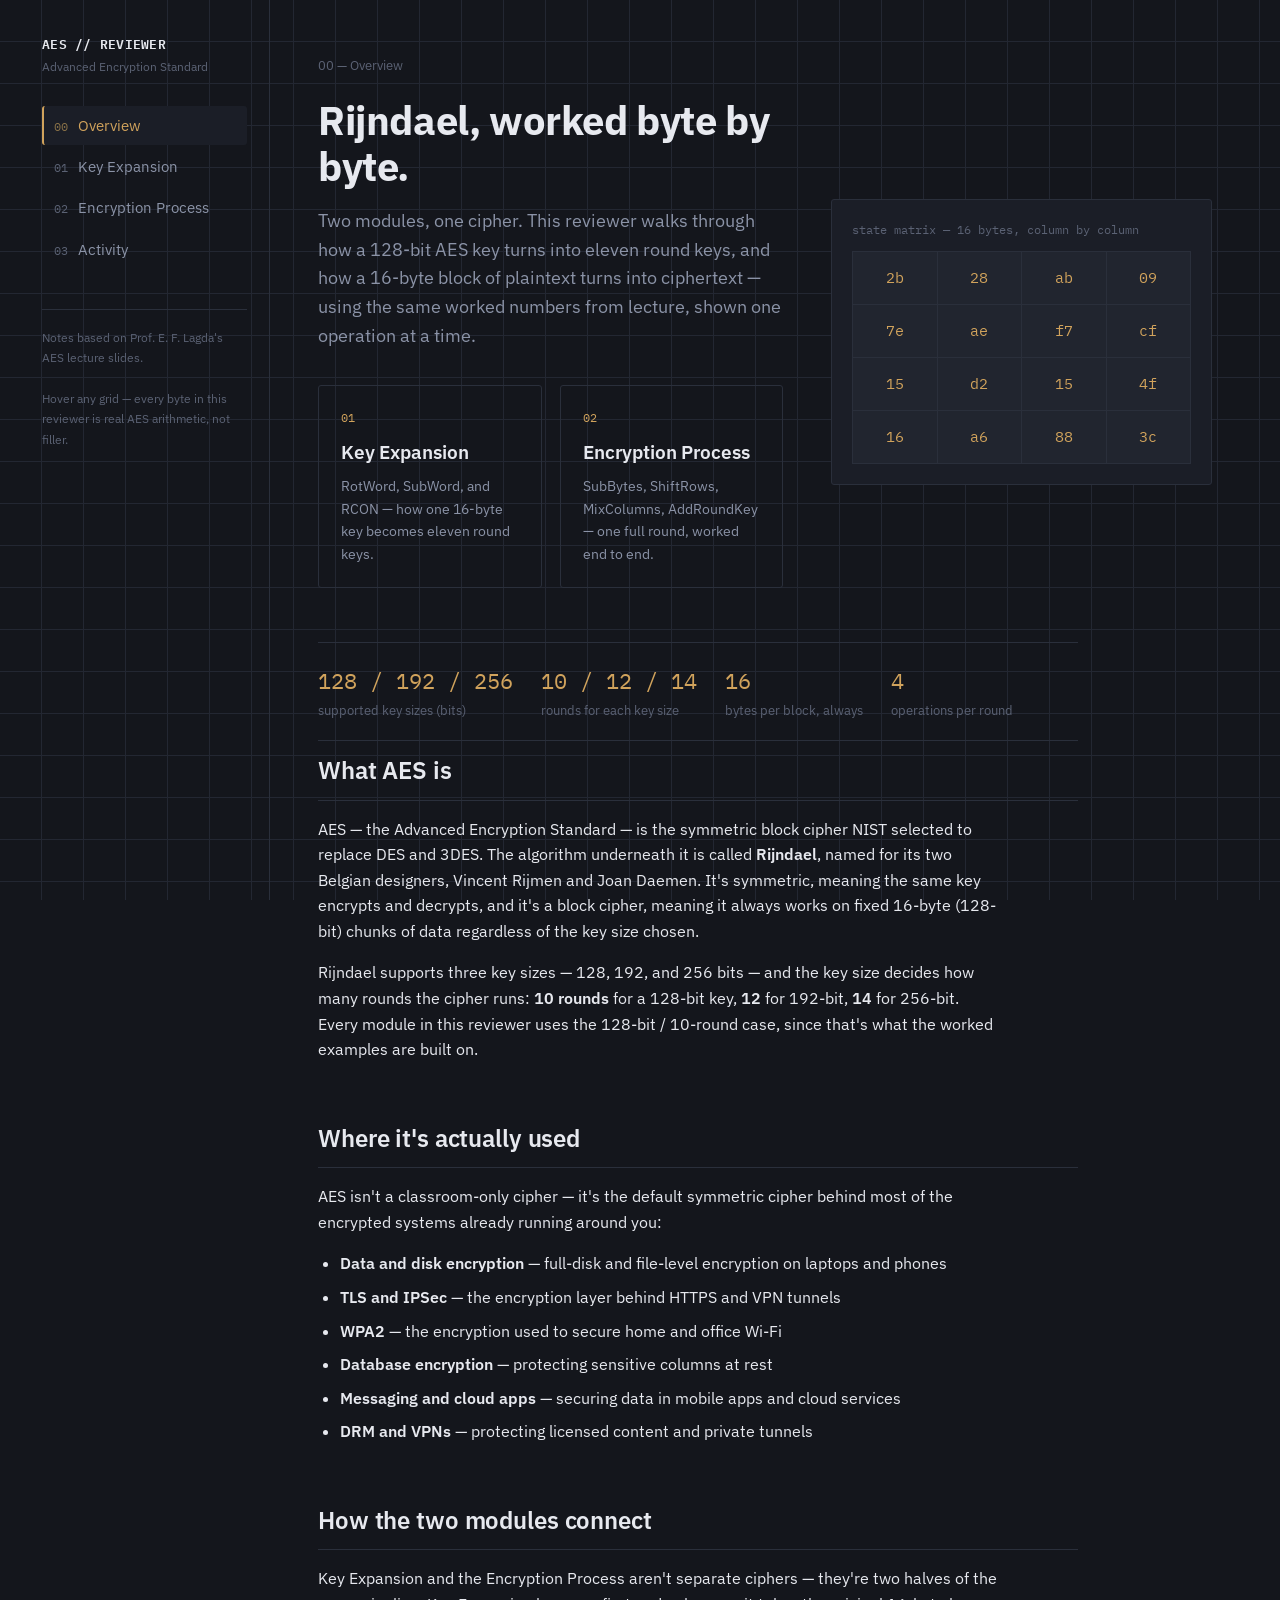
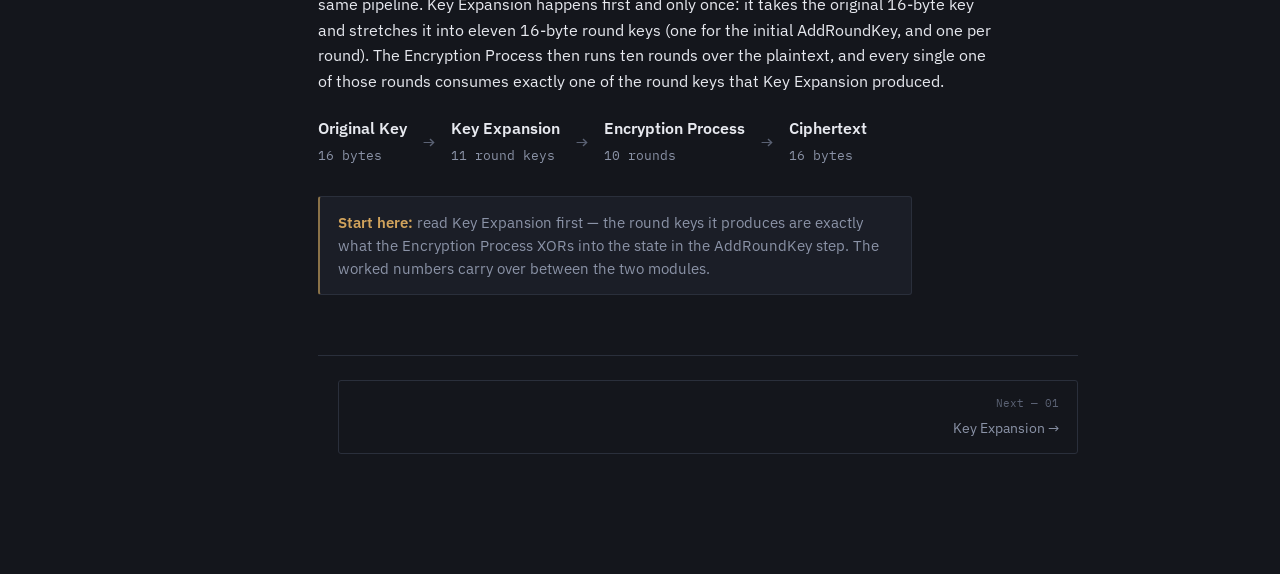
<file: index.html>
<!DOCTYPE html>
<html lang="en">
<head>
<meta charset="UTF-8">
<meta name="viewport" content="width=device-width, initial-scale=1.0">
<title>AES Reviewer — Overview</title>
<link rel="stylesheet" href="styles.css">
</head>
<body>

<div class="shell">

  <aside class="sidebar">
    <span class="sidebar__mark">AES // REVIEWER</span>
    <span class="sidebar__sub">Advanced Encryption Standard</span>
    <nav aria-label="Modules">
      <ul>
        <li><a href="index.html" class="active"><span class="idx">00</span> Overview</a></li>
        <li><a href="key-expansion.html"><span class="idx">01</span> Key Expansion</a></li>
        <li><a href="encryption-process.html"><span class="idx">02</span> Encryption Process</a></li>
        <li><a href="activity.html"><span class="idx">03</span> Activity</a></li>
      </ul>
    </nav>
    <div class="sidebar__foot">
      Notes based on Prof. E. F. Lagda's AES lecture slides.<br><br>
      Hover any grid — every byte in this reviewer is real AES arithmetic, not filler.
    </div>
  </aside>

  <main>
    <div class="prose">
      <p class="eyebrow-plain">00 — Overview</p>
    </div>

    <div class="hero prose" style="max-width: 100%;">
      <div>
        <h1>Rijndael, worked byte by byte.</h1>
        <p class="lede">Two modules, one cipher. This reviewer walks through how a 128-bit AES key turns into eleven round keys, and how a 16-byte block of plaintext turns into ciphertext — using the same worked numbers from lecture, shown one operation at a time.</p>
        <div class="module-cards">
          <a class="mcard" href="key-expansion.html">
            <div class="mcard__num">01</div>
            <div class="mcard__title">Key Expansion</div>
            <p class="mcard__desc">RotWord, SubWord, and RCON — how one 16-byte key becomes eleven round keys.</p>
          </a>
          <a class="mcard" href="encryption-process.html">
            <div class="mcard__num">02</div>
            <div class="mcard__title">Encryption Process</div>
            <p class="mcard__desc">SubBytes, ShiftRows, MixColumns, AddRoundKey — one full round, worked end to end.</p>
          </a>
        </div>
      </div>

      <div class="hero-grid">
        <div class="hero-grid__label">state matrix — 16 bytes, column by column</div>
        <div class="state16" aria-hidden="true">
          <div class="cell">2b</div><div class="cell">28</div><div class="cell">ab</div><div class="cell">09</div>
          <div class="cell">7e</div><div class="cell">ae</div><div class="cell">f7</div><div class="cell">cf</div>
          <div class="cell">15</div><div class="cell">d2</div><div class="cell">15</div><div class="cell">4f</div>
          <div class="cell">16</div><div class="cell">a6</div><div class="cell">88</div><div class="cell">3c</div>
        </div>
      </div>
    </div>

    <div class="prose">
      <div class="fact-row">
        <div class="fact"><div class="fact__num">128 / 192 / 256</div><div class="fact__label">supported key sizes (bits)</div></div>
        <div class="fact"><div class="fact__num">10 / 12 / 14</div><div class="fact__label">rounds for each key size</div></div>
        <div class="fact"><div class="fact__num">16</div><div class="fact__label">bytes per block, always</div></div>
        <div class="fact"><div class="fact__num">4</div><div class="fact__label">operations per round</div></div>
      </div>

      <h2>What AES is</h2>
      <p>AES — the Advanced Encryption Standard — is the symmetric block cipher NIST selected to replace DES and 3DES. The algorithm underneath it is called <strong>Rijndael</strong>, named for its two Belgian designers, Vincent Rijmen and Joan Daemen. It's symmetric, meaning the same key encrypts and decrypts, and it's a block cipher, meaning it always works on fixed 16-byte (128-bit) chunks of data regardless of the key size chosen.</p>
      <p>Rijndael supports three key sizes — 128, 192, and 256 bits — and the key size decides how many rounds the cipher runs: <strong>10 rounds</strong> for a 128-bit key, <strong>12</strong> for 192-bit, <strong>14</strong> for 256-bit. Every module in this reviewer uses the 128-bit / 10-round case, since that's what the worked examples are built on.</p>

      <h2>Where it's actually used</h2>
      <p>AES isn't a classroom-only cipher — it's the default symmetric cipher behind most of the encrypted systems already running around you:</p>
      <ul class="plain">
        <li><strong>Data and disk encryption</strong> — full-disk and file-level encryption on laptops and phones</li>
        <li><strong>TLS and IPSec</strong> — the encryption layer behind HTTPS and VPN tunnels</li>
        <li><strong>WPA2</strong> — the encryption used to secure home and office Wi-Fi</li>
        <li><strong>Database encryption</strong> — protecting sensitive columns at rest</li>
        <li><strong>Messaging and cloud apps</strong> — securing data in mobile apps and cloud services</li>
        <li><strong>DRM and VPNs</strong> — protecting licensed content and private tunnels</li>
      </ul>

      <h2>How the two modules connect</h2>
      <p>Key Expansion and the Encryption Process aren't separate ciphers — they're two halves of the same pipeline. Key Expansion happens first and only once: it takes the original 16-byte key and stretches it into eleven 16-byte round keys (one for the initial AddRoundKey, and one per round). The Encryption Process then runs ten rounds over the plaintext, and every single one of those rounds consumes exactly one of the round keys that Key Expansion produced.</p>
      <div class="stage-row" style="margin-top: 22px;">
        <div><strong>Original Key</strong><br><span class="dim mono" style="font-size:13px;">16 bytes</span></div>
        <div class="op">→</div>
        <div><strong>Key Expansion</strong><br><span class="dim mono" style="font-size:13px;">11 round keys</span></div>
        <div class="op">→</div>
        <div><strong>Encryption Process</strong><br><span class="dim mono" style="font-size:13px;">10 rounds</span></div>
        <div class="op">→</div>
        <div><strong>Ciphertext</strong><br><span class="dim mono" style="font-size:13px;">16 bytes</span></div>
      </div>

      <div class="note"><strong>Start here:</strong> read Key Expansion first — the round keys it produces are exactly what the Encryption Process XORs into the state in the AddRoundKey step. The worked numbers carry over between the two modules.</div>

      <div class="page-nav">
        <span></span>
        <a class="next" href="key-expansion.html"><span class="lbl">Next — 01</span>Key Expansion →</a>
      </div>
    </div>
  </main>
</div>

</body>
</html>
</file>
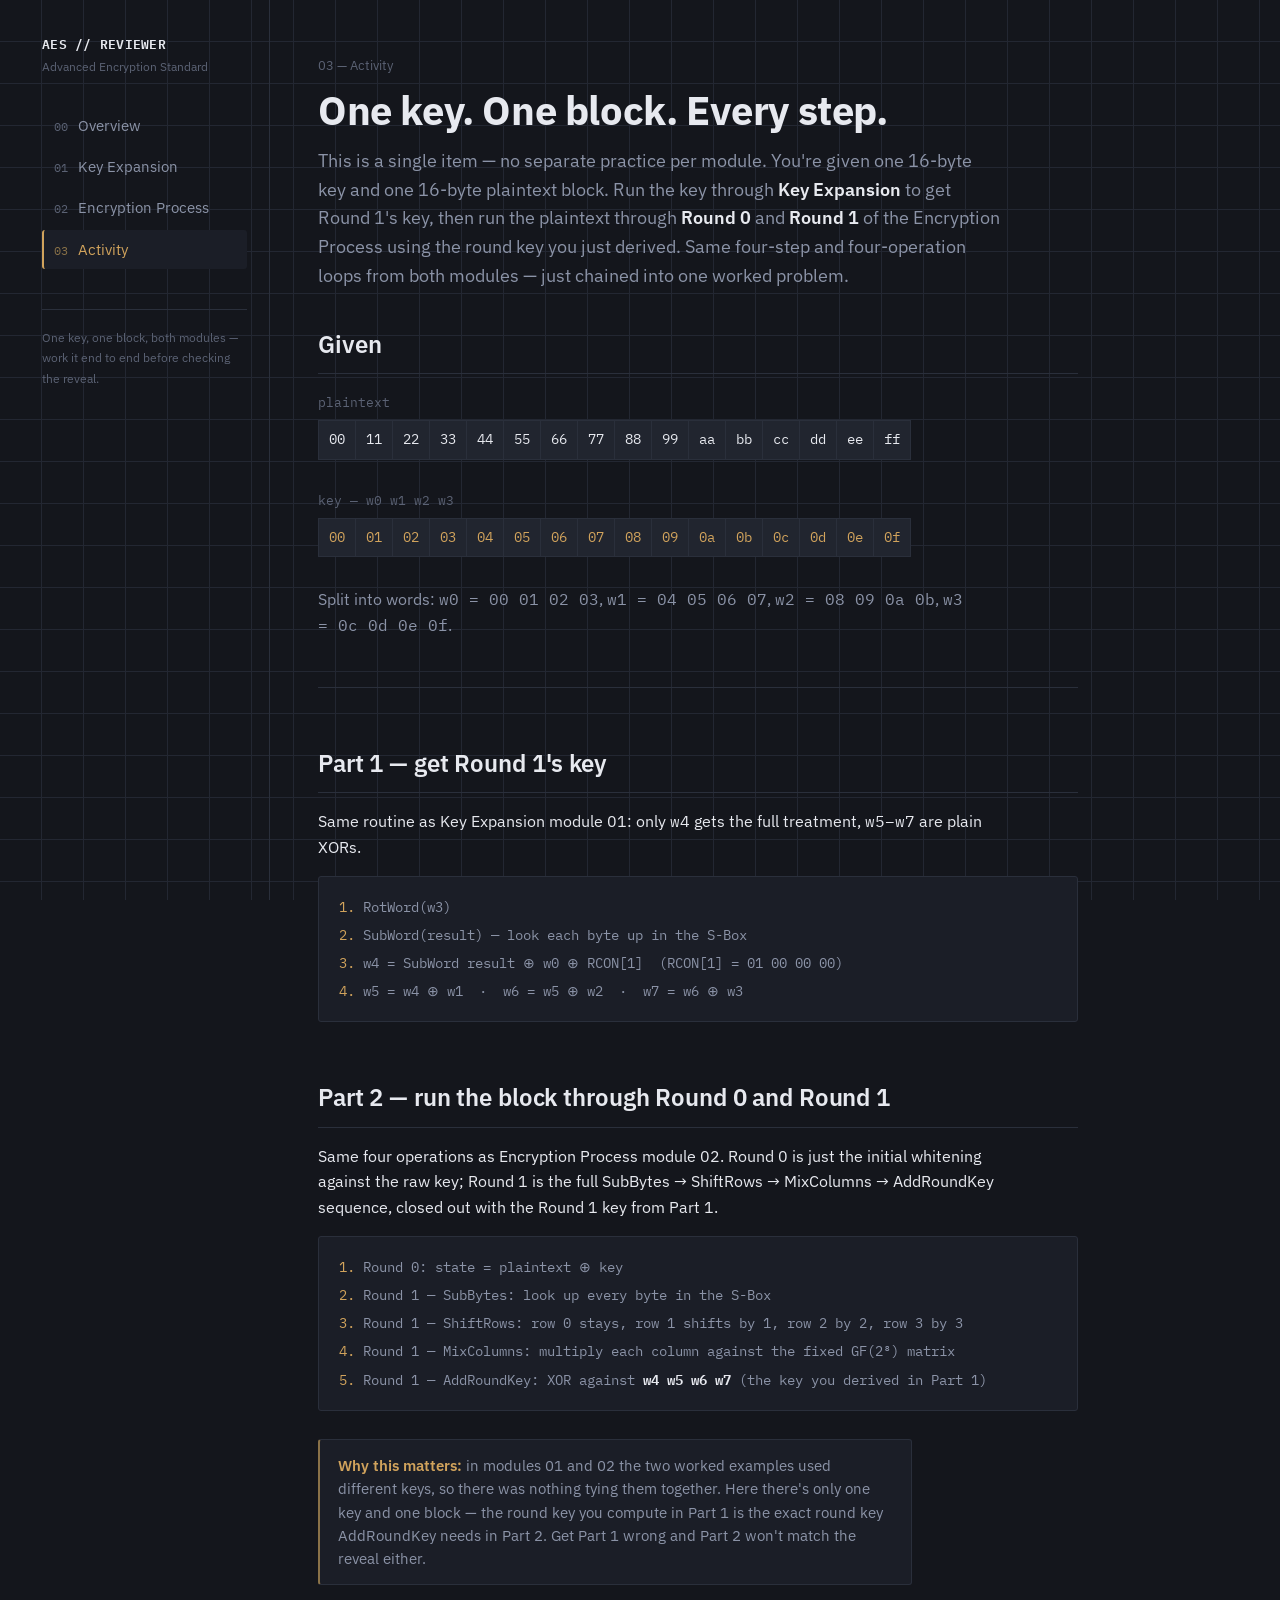
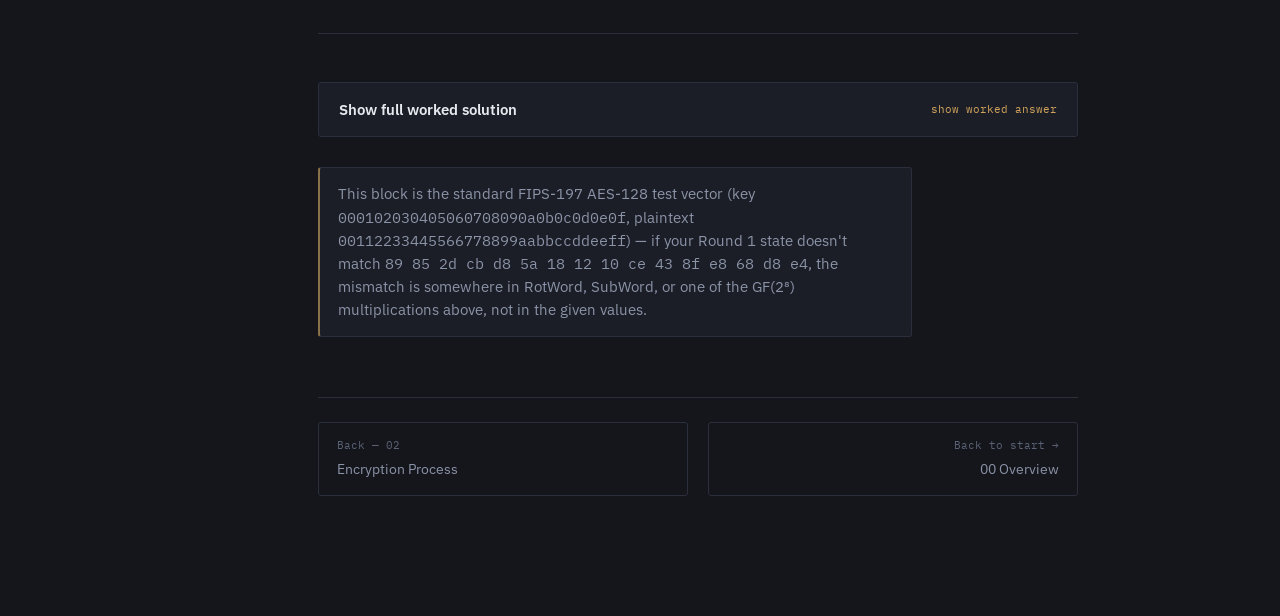
<file: activity.html>
<!DOCTYPE html>
<html lang="en">
<head>
<meta charset="UTF-8">
<meta name="viewport" content="width=device-width, initial-scale=1.0">
<title>03 Activity — AES Reviewer</title>
<link rel="stylesheet" href="styles.css">
</head>
<body>
<div class="shell">

  <aside class="sidebar">
    <span class="sidebar__mark">AES // REVIEWER</span>
    <span class="sidebar__sub">Advanced Encryption Standard</span>
    <nav aria-label="Modules">
      <ul>
        <li><a href="index.html"><span class="idx">00</span> Overview</a></li>
        <li><a href="key-expansion.html"><span class="idx">01</span> Key Expansion</a></li>
        <li><a href="encryption-process.html"><span class="idx">02</span> Encryption Process</a></li>
        <li><a href="activity.html" class="active"><span class="idx">03</span> Activity</a></li>
      </ul>
    </nav>
    <div class="sidebar__foot">
      One key, one block, both modules — work it end to end before checking the reveal.
    </div>
  </aside>

  <main>
    <div class="prose">

      <p class="eyebrow-plain">03 — Activity</p>
      <h1>One key. One block. Every step.</h1>
      <p class="lede">This is a single item — no separate practice per module. You're given one 16-byte key and one 16-byte plaintext block. Run the key through <strong>Key Expansion</strong> to get Round 1's key, then run the plaintext through <strong>Round 0</strong> and <strong>Round 1</strong> of the Encryption Process using the round key you just derived. Same four-step and four-operation loops from both modules — just chained into one worked problem.</p>

      <h2>Given</h2>
      <div class="grid-block">
        <div class="grid-block__cap">plaintext</div>
        <div class="bytestrip">
          <div class="c">00</div><div class="c">11</div><div class="c">22</div><div class="c">33</div>
          <div class="c">44</div><div class="c">55</div><div class="c">66</div><div class="c">77</div>
          <div class="c">88</div><div class="c">99</div><div class="c">aa</div><div class="c">bb</div>
          <div class="c">cc</div><div class="c">dd</div><div class="c">ee</div><div class="c">ff</div>
        </div>
      </div>
      <div class="grid-block">
        <div class="grid-block__cap">key — w0 w1 w2 w3</div>
        <div class="bytestrip">
          <div class="c g">00</div><div class="c g">01</div><div class="c g">02</div><div class="c g">03</div>
          <div class="c g">04</div><div class="c g">05</div><div class="c g">06</div><div class="c g">07</div>
          <div class="c g">08</div><div class="c g">09</div><div class="c g">0a</div><div class="c g">0b</div>
          <div class="c g">0c</div><div class="c g">0d</div><div class="c g">0e</div><div class="c g">0f</div>
        </div>
      </div>
      <p class="dim" style="max-width:66ch;">Split into words: <code class="mono">w0 = 00 01 02 03</code>, <code class="mono">w1 = 04 05 06 07</code>, <code class="mono">w2 = 08 09 0a 0b</code>, <code class="mono">w3 = 0c 0d 0e 0f</code>.</p>

      <hr class="rule">

      <h2>Part 1 — get Round 1's key</h2>
      <p>Same routine as Key Expansion module 01: only <code class="mono">w4</code> gets the full treatment, <code class="mono">w5–w7</code> are plain XORs.</p>
      <div class="formula-list">
<span class="b">1.</span> RotWord(w3)<br>
<span class="b">2.</span> SubWord(result) — look each byte up in the S-Box<br>
<span class="b">3.</span> w4 = SubWord result ⊕ w0 ⊕ RCON[1] &nbsp;<span class="dim">(RCON[1] = 01 00 00 00)</span><br>
<span class="b">4.</span> w5 = w4 ⊕ w1 &nbsp;·&nbsp; w6 = w5 ⊕ w2 &nbsp;·&nbsp; w7 = w6 ⊕ w3
      </div>

      <h2>Part 2 — run the block through Round 0 and Round 1</h2>
      <p>Same four operations as Encryption Process module 02. Round 0 is just the initial whitening against the raw key; Round 1 is the full SubBytes → ShiftRows → MixColumns → AddRoundKey sequence, closed out with the Round 1 key from Part 1.</p>
      <div class="formula-list">
<span class="b">1.</span> Round 0: state = plaintext ⊕ key<br>
<span class="b">2.</span> Round 1 — SubBytes: look up every byte in the S-Box<br>
<span class="b">3.</span> Round 1 — ShiftRows: row 0 stays, row 1 shifts by 1, row 2 by 2, row 3 by 3<br>
<span class="b">4.</span> Round 1 — MixColumns: multiply each column against the fixed GF(2⁸) matrix<br>
<span class="b">5.</span> Round 1 — AddRoundKey: XOR against <strong>w4 w5 w6 w7</strong> (the key you derived in Part 1)
      </div>

      <div class="note"><strong>Why this matters:</strong> in modules 01 and 02 the two worked examples used different keys, so there was nothing tying them together. Here there's only one key and one block — the round key you compute in Part 1 is the exact round key AddRoundKey needs in Part 2. Get Part 1 wrong and Part 2 won't match the reveal either.</div>

      <hr class="rule">

      <details class="practice">
        <summary>Show full worked solution</summary>
        <div class="practice-body">

          <h3>Part 1 — Round 1 key</h3>
          <div class="steps">
            <div class="step">
              <h4>RotWord(w3)</h4>
              <div class="stage-row">
                <figure><div class="grid4 grid4--word"><div class="c">0c</div><div class="c">0d</div><div class="c">0e</div><div class="c">0f</div></div><figcaption>w3</figcaption></figure>
                <div class="op">→</div>
                <figure><div class="grid4 grid4--word"><div class="c g">0d</div><div class="c g">0e</div><div class="c g">0f</div><div class="c g">0c</div></div><figcaption>RotWord(w3)</figcaption></figure>
              </div>
            </div>
            <div class="step">
              <h4>SubWord</h4>
              <div class="workblock">
<span class="l">0d</span> → row 0, col d → <span class="res">d7</span><br>
<span class="l">0e</span> → row 0, col e → <span class="res">ab</span><br>
<span class="l">0f</span> → row 0, col f → <span class="res">76</span><br>
<span class="l">0c</span> → row 0, col c → <span class="res">fe</span>
              </div>
              <div class="stage-row">
                <figure><div class="grid4 grid4--word"><div class="c g">d7</div><div class="c g">ab</div><div class="c g">76</div><div class="c g">fe</div></div><figcaption>SubWord result</figcaption></figure>
              </div>
            </div>
            <div class="step">
              <h4>XOR with w0 and RCON[1]</h4>
              <div class="workblock">
w0&nbsp;&nbsp;&nbsp;&nbsp;<span class="l">00 01 02 03</span><br>
SubWord&nbsp;<span class="l">d7 ab 76 fe</span><br>
RCON[1]&nbsp;<span class="l">01 00 00 00</span><br>
——————————————<br>
w4&nbsp;&nbsp;&nbsp;&nbsp;<span class="res">d6 aa 74 fd</span>
              </div>
            </div>
            <div class="step">
              <h4>XOR the rest forward</h4>
              <div class="workblock">
w5 = w4 ⊕ w1 = <span class="l">d6 aa 74 fd</span> ⊕ <span class="l">04 05 06 07</span> = <span class="res">d2 af 72 fa</span><br>
w6 = w5 ⊕ w2 = <span class="l">d2 af 72 fa</span> ⊕ <span class="l">08 09 0a 0b</span> = <span class="res">da a6 78 f1</span><br>
w7 = w6 ⊕ w3 = <span class="l">da a6 78 f1</span> ⊕ <span class="l">0c 0d 0e 0f</span> = <span class="res">d6 ab 76 fe</span>
              </div>
            </div>
          </div>

          <div class="grid-block">
            <div class="grid-block__cap">Round 1 key — w4 w5 w6 w7</div>
            <div class="grid4">
              <div class="c g">d6</div><div class="c">d2</div><div class="c">da</div><div class="c">d6</div>
              <div class="c g">aa</div><div class="c">af</div><div class="c">a6</div><div class="c">ab</div>
              <div class="c g">74</div><div class="c">72</div><div class="c">78</div><div class="c">76</div>
              <div class="c g">fd</div><div class="c">fa</div><div class="c">f1</div><div class="c">fe</div>
            </div>
          </div>

          <h3>Part 2 — Round 0 and Round 1</h3>
          <p>Plaintext and key loaded into the state matrix, then XORed for the initial whitening:</p>
          <div class="stage-row">
            <figure>
              <div class="grid4">
                <div class="c">00</div><div class="c">44</div><div class="c">88</div><div class="c">cc</div>
                <div class="c">11</div><div class="c">55</div><div class="c">99</div><div class="c">dd</div>
                <div class="c">22</div><div class="c">66</div><div class="c">aa</div><div class="c">ee</div>
                <div class="c">33</div><div class="c">77</div><div class="c">bb</div><div class="c">ff</div>
              </div>
              <figcaption>plaintext state</figcaption>
            </figure>
            <span class="op">⊕</span>
            <figure>
              <div class="grid4">
                <div class="c g">00</div><div class="c g">04</div><div class="c g">08</div><div class="c g">0c</div>
                <div class="c g">01</div><div class="c g">05</div><div class="c g">09</div><div class="c g">0d</div>
                <div class="c g">02</div><div class="c g">06</div><div class="c g">0a</div><div class="c g">0e</div>
                <div class="c g">03</div><div class="c g">07</div><div class="c g">0b</div><div class="c g">0f</div>
              </div>
              <figcaption>key</figcaption>
            </figure>
            <span class="op">=</span>
            <figure>
              <div class="grid4">
                <div class="c">00</div><div class="c">40</div><div class="c">80</div><div class="c">c0</div>
                <div class="c">10</div><div class="c">50</div><div class="c">90</div><div class="c">d0</div>
                <div class="c">20</div><div class="c">60</div><div class="c">a0</div><div class="c">e0</div>
                <div class="c">30</div><div class="c">70</div><div class="c">b0</div><div class="c">f0</div>
              </div>
              <figcaption>state after Round 0</figcaption>
            </figure>
          </div>

          <p>SubBytes, then ShiftRows:</p>
          <div class="stage-row">
            <figure>
              <div class="grid4">
                <div class="c">63</div><div class="c">09</div><div class="c">cd</div><div class="c">ba</div>
                <div class="c">ca</div><div class="c">53</div><div class="c">60</div><div class="c">70</div>
                <div class="c">b7</div><div class="c">d0</div><div class="c">e0</div><div class="c">e1</div>
                <div class="c">04</div><div class="c">51</div><div class="c">e7</div><div class="c">8c</div>
              </div>
              <figcaption>after SubBytes</figcaption>
            </figure>
            <figure>
              <div class="grid4">
                <div class="c">63</div><div class="c">09</div><div class="c">cd</div><div class="c">ba</div>
                <div class="c">53</div><div class="c">60</div><div class="c">70</div><div class="c">ca</div>
                <div class="c">e0</div><div class="c">e1</div><div class="c">b7</div><div class="c">d0</div>
                <div class="c">8c</div><div class="c">04</div><div class="c">51</div><div class="c">e7</div>
              </div>
              <figcaption>after ShiftRows</figcaption>
            </figure>
          </div>

          <p>MixColumns, worked for column 0 (<code class="mono">63 53 e0 8c</code>):</p>
          <div class="workblock">
b1 = (63·2) ⊕ (53·3) ⊕ e0 ⊕ 8c = <span class="res">5f</span><br>
b2 = 63 ⊕ (53·2) ⊕ (e0·3) ⊕ 8c = <span class="res">72</span><br>
b3 = 63 ⊕ 53 ⊕ (e0·2) ⊕ (8c·3) = <span class="res">64</span><br>
b4 = (63·3) ⊕ 53 ⊕ e0 ⊕ (8c·2) = <span class="res">15</span>
          </div>
          <p>Same three formulas across all four columns give the full post-MixColumns state:</p>
          <div class="grid-block">
            <div class="grid-block__cap">state after MixColumns</div>
            <div class="grid4">
              <div class="c">5f</div><div class="c">72</div><div class="c">64</div><div class="c">15</div>
              <div class="c">57</div><div class="c">f5</div><div class="c">be</div><div class="c">b9</div>
              <div class="c">64</div><div class="c">bc</div><div class="c">3b</div><div class="c">f9</div>
              <div class="c">15</div><div class="c">92</div><div class="c">29</div><div class="c">1a</div>
            </div>
          </div>

          <p>AddRoundKey — XOR against the Round 1 key from Part 1, closing out the round:</p>
          <div class="stage-row">
            <figure>
              <div class="grid4">
                <div class="c">5f</div><div class="c">72</div><div class="c">64</div><div class="c">15</div>
                <div class="c">57</div><div class="c">f5</div><div class="c">be</div><div class="c">b9</div>
                <div class="c">64</div><div class="c">bc</div><div class="c">3b</div><div class="c">f9</div>
                <div class="c">15</div><div class="c">92</div><div class="c">29</div><div class="c">1a</div>
              </div>
              <figcaption>post-MixColumns</figcaption>
            </figure>
            <span class="op">⊕</span>
            <figure>
              <div class="grid4">
                <div class="c g">d6</div><div class="c g">d2</div><div class="c g">da</div><div class="c g">d6</div>
                <div class="c g">aa</div><div class="c g">af</div><div class="c g">a6</div><div class="c g">ab</div>
                <div class="c g">74</div><div class="c g">72</div><div class="c g">78</div><div class="c g">76</div>
                <div class="c g">fd</div><div class="c g">fa</div><div class="c g">f1</div><div class="c g">fe</div>
              </div>
              <figcaption>Round 1 key</figcaption>
            </figure>
            <span class="op">=</span>
            <figure>
              <div class="grid4">
                <div class="c">89</div><div class="c">85</div><div class="c">2d</div><div class="c">cb</div>
                <div class="c">d8</div><div class="c">5a</div><div class="c">18</div><div class="c">12</div>
                <div class="c">10</div><div class="c">ce</div><div class="c">43</div><div class="c">8f</div>
                <div class="c">e8</div><div class="c">68</div><div class="c">d8</div><div class="c">e4</div>
              </div>
              <figcaption>state after Round 1</figcaption>
            </figure>
          </div>

        </div>
      </details>

      <div class="note">This block is the standard FIPS-197 AES-128 test vector (key <code class="mono">000102030405060708090a0b0c0d0e0f</code>, plaintext <code class="mono">00112233445566778899aabbccddeeff</code>) — if your Round 1 state doesn't match <code class="mono">89 85 2d cb d8 5a 18 12 10 ce 43 8f e8 68 d8 e4</code>, the mismatch is somewhere in RotWord, SubWord, or one of the GF(2⁸) multiplications above, not in the given values.</div>

      <div class="page-nav">
        <a href="encryption-process.html"><span class="lbl">Back — 02</span>Encryption Process</a>
        <a class="next" href="index.html"><span class="lbl">Back to start →</span>00 Overview</a>
      </div>

    </div>
  </main>
</div>
</body>
</html>
</file>
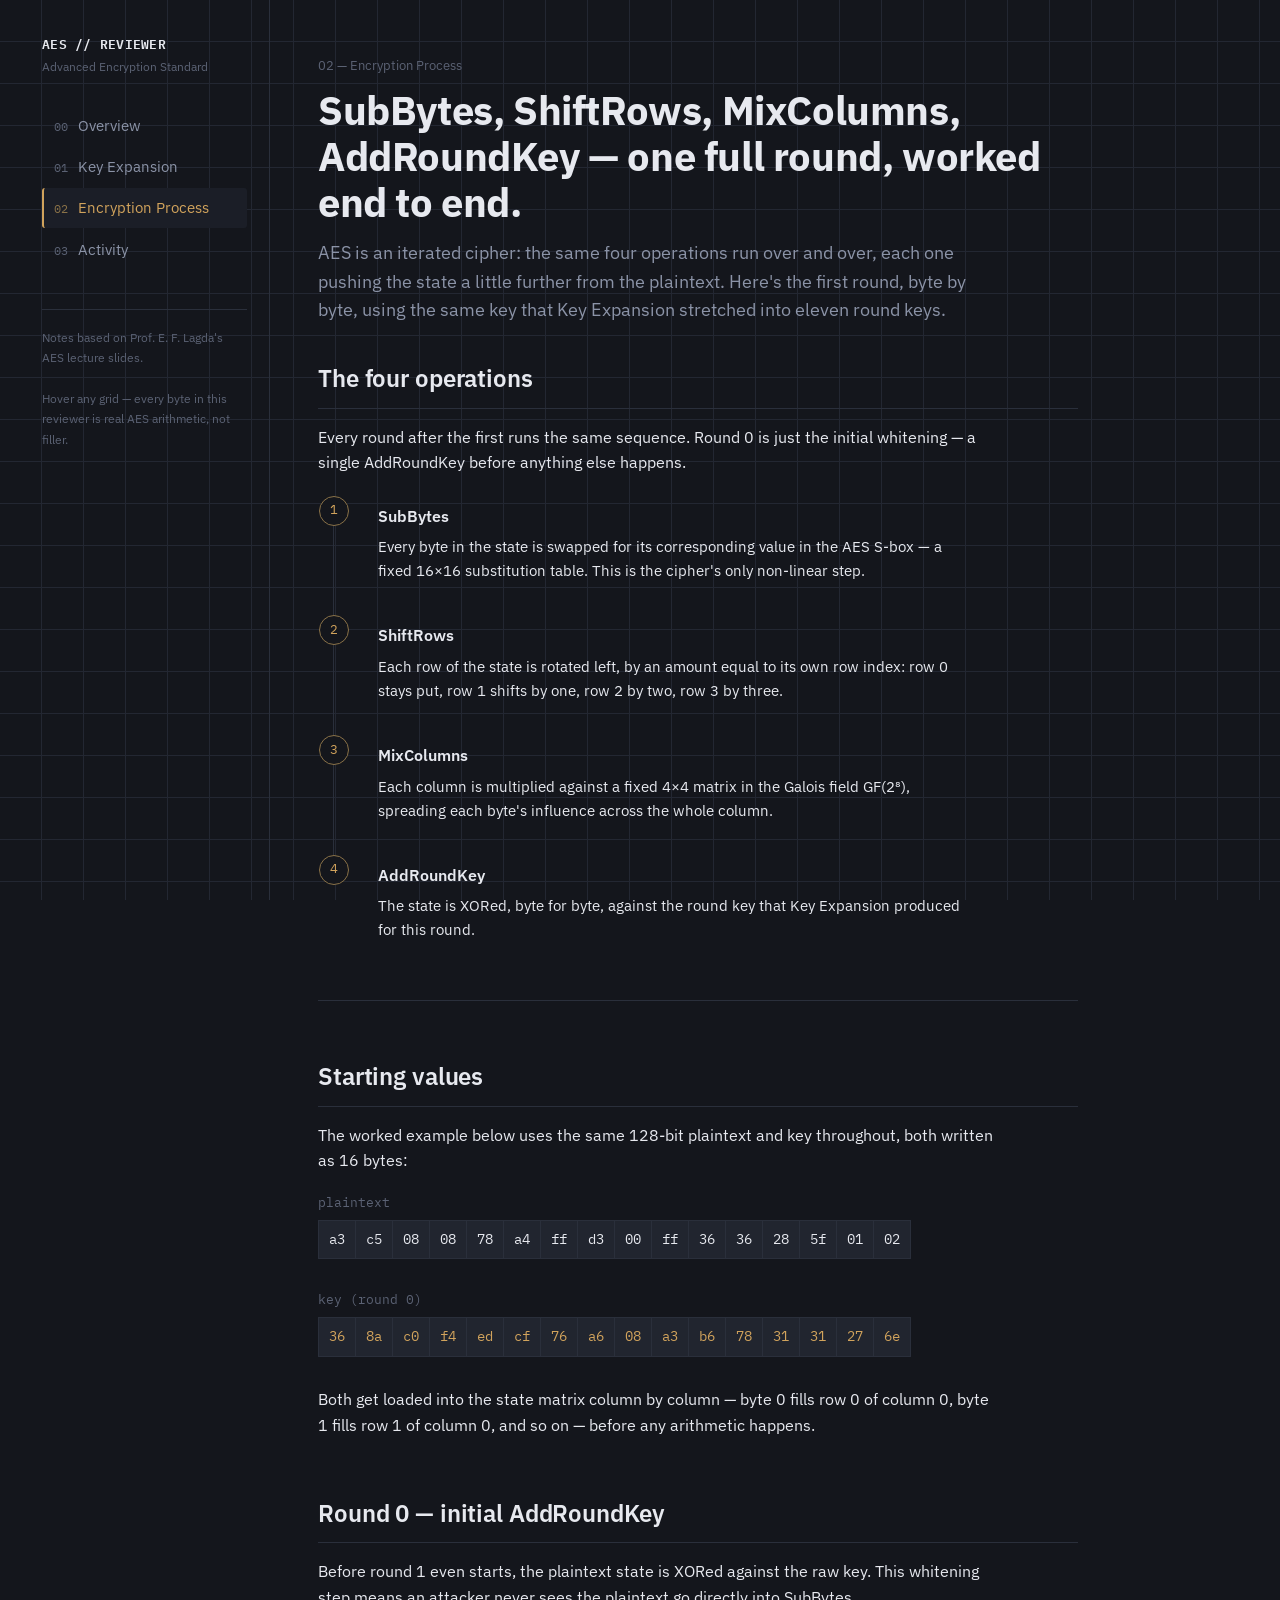
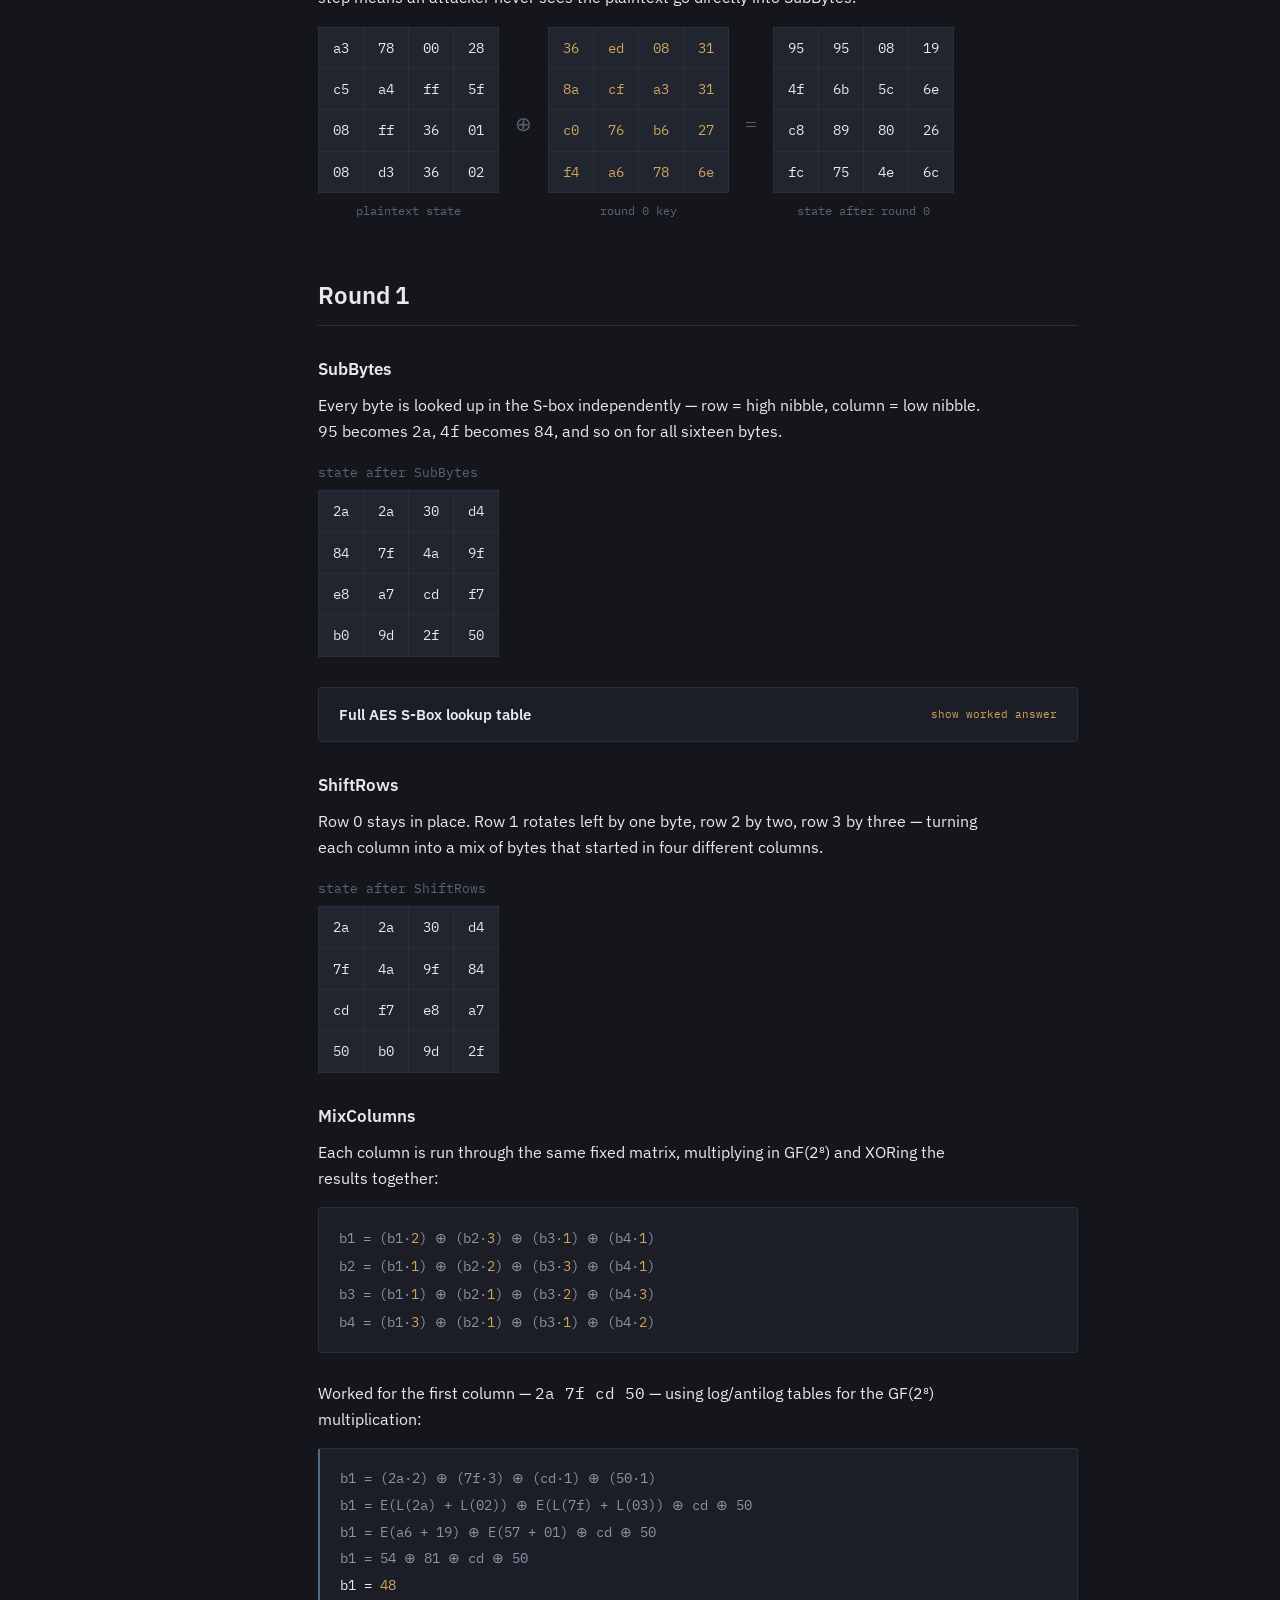
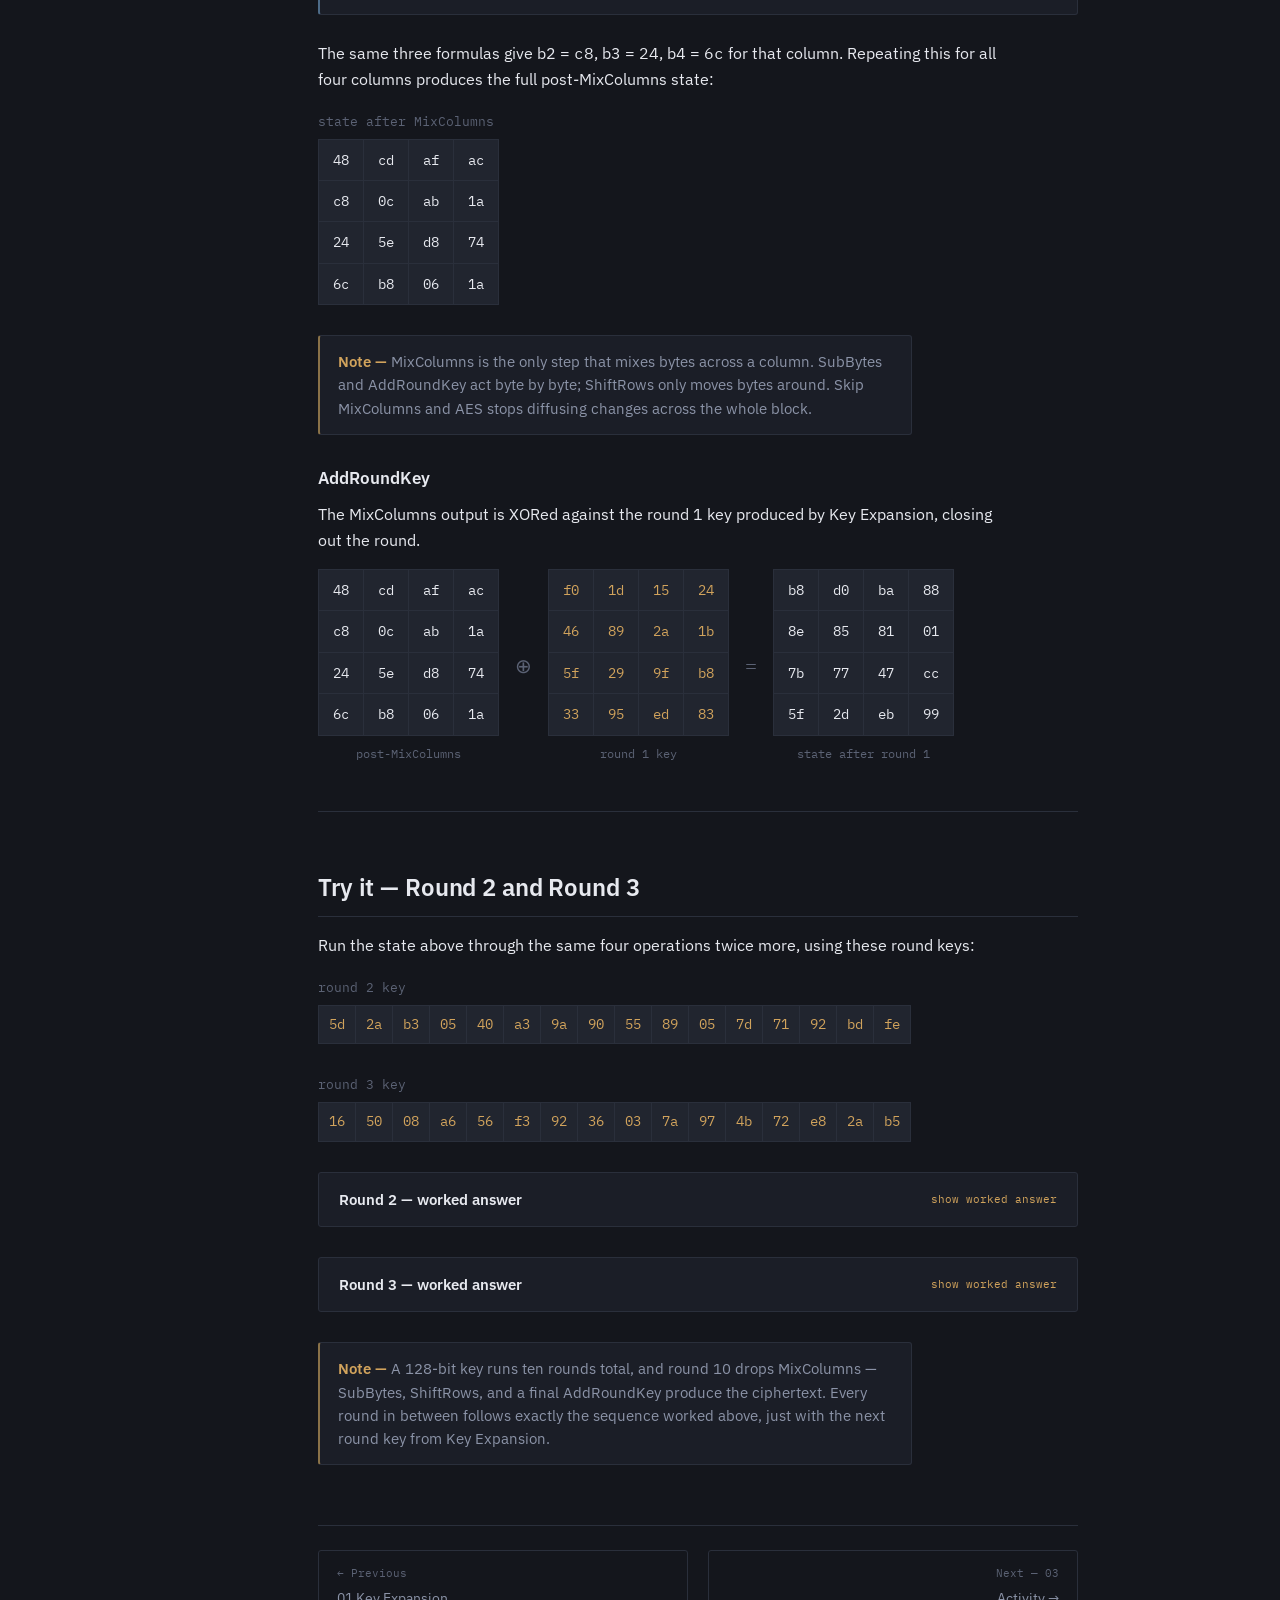
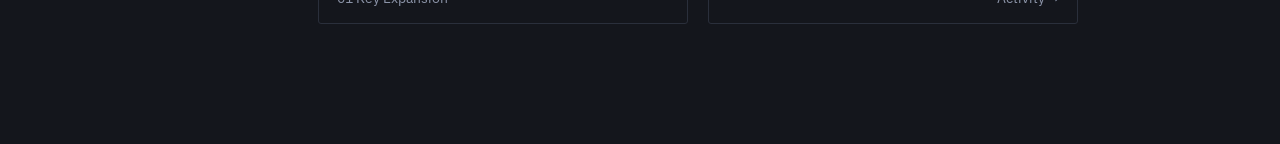
<file: encryption-process.html>
<!DOCTYPE html>
<html lang="en">
<head>
<meta charset="UTF-8">
<meta name="viewport" content="width=device-width, initial-scale=1.0">
<title>02 Encryption Process — AES Reviewer</title>
<link rel="stylesheet" href="styles.css">
</head>
<body>
<div class="shell">

  <aside class="sidebar">
    <span class="sidebar__mark">AES // REVIEWER</span>
    <span class="sidebar__sub">Advanced Encryption Standard</span>
    <nav>
      <ul>
        <li><a href="index.html"><span class="idx">00</span> Overview</a></li>
        <li><a href="key-expansion.html"><span class="idx">01</span> Key Expansion</a></li>
        <li><a href="encryption-process.html" class="active"><span class="idx">02</span> Encryption Process</a></li>
        <li><a href="activity.html"><span class="idx">03</span> Activity</a></li>
      </ul>
    </nav>
    <div class="sidebar__foot">
      Notes based on Prof. E. F. Lagda's AES lecture slides.<br><br>
      Hover any grid — every byte in this reviewer is real AES arithmetic, not filler.
    </div>
  </aside>

  <main>
    <div class="prose">

      <p class="eyebrow-plain">02 — Encryption Process</p>
      <h1>SubBytes, ShiftRows, MixColumns, AddRoundKey — one full round, worked end to end.</h1>
      <p class="lede">AES is an iterated cipher: the same four operations run over and over, each one pushing the state a little further from the plaintext. Here's the first round, byte by byte, using the same key that Key Expansion stretched into eleven round keys.</p>

      <h2>The four operations</h2>
      <p>Every round after the first runs the same sequence. Round 0 is just the initial whitening — a single AddRoundKey before anything else happens.</p>

      <div class="steps">
        <div class="step">
          <h4>SubBytes</h4>
          <p>Every byte in the state is swapped for its corresponding value in the AES S-box — a fixed 16×16 substitution table. This is the cipher's only non-linear step.</p>
        </div>
        <div class="step">
          <h4>ShiftRows</h4>
          <p>Each row of the state is rotated left, by an amount equal to its own row index: row 0 stays put, row 1 shifts by one, row 2 by two, row 3 by three.</p>
        </div>
        <div class="step">
          <h4>MixColumns</h4>
          <p>Each column is multiplied against a fixed 4×4 matrix in the Galois field GF(2⁸), spreading each byte's influence across the whole column.</p>
        </div>
        <div class="step">
          <h4>AddRoundKey</h4>
          <p>The state is XORed, byte for byte, against the round key that Key Expansion produced for this round.</p>
        </div>
      </div>

      <hr class="rule">

      <h2>Starting values</h2>
      <p>The worked example below uses the same 128-bit plaintext and key throughout, both written as 16 bytes:</p>

      <div class="grid-block">
        <div class="grid-block__cap">plaintext</div>
        <div class="bytestrip">
          <div class="c">a3</div><div class="c">c5</div><div class="c">08</div><div class="c">08</div>
          <div class="c">78</div><div class="c">a4</div><div class="c">ff</div><div class="c">d3</div>
          <div class="c">00</div><div class="c">ff</div><div class="c">36</div><div class="c">36</div>
          <div class="c">28</div><div class="c">5f</div><div class="c">01</div><div class="c">02</div>
        </div>
      </div>

      <div class="grid-block">
        <div class="grid-block__cap">key (round 0)</div>
        <div class="bytestrip">
          <div class="c g">36</div><div class="c g">8a</div><div class="c g">c0</div><div class="c g">f4</div>
          <div class="c g">ed</div><div class="c g">cf</div><div class="c g">76</div><div class="c g">a6</div>
          <div class="c g">08</div><div class="c g">a3</div><div class="c g">b6</div><div class="c g">78</div>
          <div class="c g">31</div><div class="c g">31</div><div class="c g">27</div><div class="c g">6e</div>
        </div>
      </div>

      <p>Both get loaded into the state matrix column by column — byte 0 fills row 0 of column 0, byte 1 fills row 1 of column 0, and so on — before any arithmetic happens.</p>

      <h2>Round 0 — initial AddRoundKey</h2>
      <p>Before round 1 even starts, the plaintext state is XORed against the raw key. This whitening step means an attacker never sees the plaintext go directly into SubBytes.</p>

      <div class="stage-row">
        <figure>
          <div class="grid4">
            <div class="c">a3</div><div class="c">78</div><div class="c">00</div><div class="c">28</div>
            <div class="c">c5</div><div class="c">a4</div><div class="c">ff</div><div class="c">5f</div>
            <div class="c">08</div><div class="c">ff</div><div class="c">36</div><div class="c">01</div>
            <div class="c">08</div><div class="c">d3</div><div class="c">36</div><div class="c">02</div>
          </div>
          <figcaption>plaintext state</figcaption>
        </figure>
        <span class="op">⊕</span>
        <figure>
          <div class="grid4">
            <div class="c g">36</div><div class="c g">ed</div><div class="c g">08</div><div class="c g">31</div>
            <div class="c g">8a</div><div class="c g">cf</div><div class="c g">a3</div><div class="c g">31</div>
            <div class="c g">c0</div><div class="c g">76</div><div class="c g">b6</div><div class="c g">27</div>
            <div class="c g">f4</div><div class="c g">a6</div><div class="c g">78</div><div class="c g">6e</div>
          </div>
          <figcaption>round 0 key</figcaption>
        </figure>
        <span class="op">=</span>
        <figure>
          <div class="grid4">
            <div class="c">95</div><div class="c">95</div><div class="c">08</div><div class="c">19</div>
            <div class="c">4f</div><div class="c">6b</div><div class="c">5c</div><div class="c">6e</div>
            <div class="c">c8</div><div class="c">89</div><div class="c">80</div><div class="c">26</div>
            <div class="c">fc</div><div class="c">75</div><div class="c">4e</div><div class="c">6c</div>
          </div>
          <figcaption>state after round 0</figcaption>
        </figure>
      </div>

      <h2>Round 1</h2>
      <h3>SubBytes</h3>
      <p>Every byte is looked up in the S-box independently — row = high nibble, column = low nibble. <code>95</code> becomes <code>2a</code>, <code>4f</code> becomes <code>84</code>, and so on for all sixteen bytes.</p>

      <div class="grid-block">
        <div class="grid-block__cap">state after SubBytes</div>
        <div class="grid4">
          <div class="c">2a</div><div class="c">2a</div><div class="c">30</div><div class="c">d4</div>
          <div class="c">84</div><div class="c">7f</div><div class="c">4a</div><div class="c">9f</div>
          <div class="c">e8</div><div class="c">a7</div><div class="c">cd</div><div class="c">f7</div>
          <div class="c">b0</div><div class="c">9d</div><div class="c">2f</div><div class="c">50</div>
        </div>
      </div>

      <details class="practice">
        <summary>Full AES S-Box lookup table</summary>
        <div class="practice-body">
          <div class="tablewrap">
            <table class="hexref">
              <tr><th></th><th>0</th><th>1</th><th>2</th><th>3</th><th>4</th><th>5</th><th>6</th><th>7</th><th>8</th><th>9</th><th>a</th><th>b</th><th>c</th><th>d</th><th>e</th><th>f</th></tr>
              <tr><th>0</th><td>63</td><td>7c</td><td>77</td><td>7b</td><td>f2</td><td>6b</td><td>6f</td><td>c5</td><td>30</td><td>01</td><td>67</td><td>2b</td><td>fe</td><td>d7</td><td>ab</td><td>76</td></tr>
              <tr><th>1</th><td>ca</td><td>82</td><td>c9</td><td>7d</td><td>fa</td><td>59</td><td>47</td><td>f0</td><td>ad</td><td>d4</td><td>a2</td><td>af</td><td>9c</td><td>a4</td><td>72</td><td>c0</td></tr>
              <tr><th>2</th><td>b7</td><td>fd</td><td>93</td><td>26</td><td>36</td><td>3f</td><td>f7</td><td>cc</td><td>34</td><td>a5</td><td>e5</td><td>f1</td><td>71</td><td>d8</td><td>31</td><td>15</td></tr>
              <tr><th>3</th><td>04</td><td>c7</td><td>23</td><td>c3</td><td>18</td><td>96</td><td>05</td><td>9a</td><td>07</td><td>12</td><td>80</td><td>e2</td><td>eb</td><td>27</td><td>b2</td><td>75</td></tr>
              <tr><th>4</th><td>09</td><td>83</td><td>2c</td><td>1a</td><td>1b</td><td>6e</td><td>5a</td><td>a0</td><td>52</td><td>3b</td><td>d6</td><td>b3</td><td>29</td><td>e3</td><td>2f</td><td>84</td></tr>
              <tr><th>5</th><td>53</td><td>d1</td><td>00</td><td>ed</td><td>20</td><td>fc</td><td>b1</td><td>5b</td><td>6a</td><td>cb</td><td>be</td><td>39</td><td>4a</td><td>4c</td><td>58</td><td>cf</td></tr>
              <tr><th>6</th><td>d0</td><td>ef</td><td>aa</td><td>fb</td><td>43</td><td>4d</td><td>33</td><td>85</td><td>45</td><td>f9</td><td>02</td><td>7f</td><td>50</td><td>3c</td><td>9f</td><td>a8</td></tr>
              <tr><th>7</th><td>51</td><td>a3</td><td>40</td><td>8f</td><td>92</td><td>9d</td><td>38</td><td>f5</td><td>bc</td><td>b6</td><td>da</td><td>21</td><td>10</td><td>ff</td><td>f3</td><td>d2</td></tr>
              <tr><th>8</th><td>cd</td><td>0c</td><td>13</td><td>ec</td><td>5f</td><td>97</td><td>44</td><td>17</td><td>c4</td><td>a7</td><td>7e</td><td>3d</td><td>64</td><td>5d</td><td>19</td><td>73</td></tr>
              <tr><th>9</th><td>60</td><td>81</td><td>4f</td><td>dc</td><td>22</td><td>2a</td><td>90</td><td>88</td><td>46</td><td>ee</td><td>b8</td><td>14</td><td>de</td><td>5e</td><td>0b</td><td>db</td></tr>
              <tr><th>a</th><td>e0</td><td>32</td><td>3a</td><td>0a</td><td>49</td><td>06</td><td>24</td><td>5c</td><td>c2</td><td>d3</td><td>ac</td><td>62</td><td>91</td><td>95</td><td>e4</td><td>79</td></tr>
              <tr><th>b</th><td>e7</td><td>c8</td><td>37</td><td>6d</td><td>8d</td><td>d5</td><td>4e</td><td>a9</td><td>6c</td><td>56</td><td>f4</td><td>ea</td><td>65</td><td>7a</td><td>ae</td><td>08</td></tr>
              <tr><th>c</th><td>ba</td><td>78</td><td>25</td><td>2e</td><td>1c</td><td>a6</td><td>b4</td><td>c6</td><td>e8</td><td>dd</td><td>74</td><td>1f</td><td>4b</td><td>bd</td><td>8b</td><td>8a</td></tr>
              <tr><th>d</th><td>70</td><td>3e</td><td>b5</td><td>66</td><td>48</td><td>03</td><td>f6</td><td>0e</td><td>61</td><td>35</td><td>57</td><td>b9</td><td>86</td><td>c1</td><td>1d</td><td>9e</td></tr>
              <tr><th>e</th><td>e1</td><td>f8</td><td>98</td><td>11</td><td>69</td><td>d9</td><td>8e</td><td>94</td><td>9b</td><td>1e</td><td>87</td><td>e9</td><td>ce</td><td>55</td><td>28</td><td>df</td></tr>
              <tr><th>f</th><td>8c</td><td>a1</td><td>89</td><td>0d</td><td>bf</td><td>e6</td><td>42</td><td>68</td><td>41</td><td>99</td><td>2d</td><td>0f</td><td>b0</td><td>54</td><td>bb</td><td>16</td></tr>
            </table>
          </div>
        </div>
      </details>

      <h3>ShiftRows</h3>
      <p>Row 0 stays in place. Row 1 rotates left by one byte, row 2 by two, row 3 by three — turning each column into a mix of bytes that started in four different columns.</p>

      <div class="grid-block">
        <div class="grid-block__cap">state after ShiftRows</div>
        <div class="grid4">
          <div class="c">2a</div><div class="c">2a</div><div class="c">30</div><div class="c">d4</div>
          <div class="c">7f</div><div class="c">4a</div><div class="c">9f</div><div class="c">84</div>
          <div class="c">cd</div><div class="c">f7</div><div class="c">e8</div><div class="c">a7</div>
          <div class="c">50</div><div class="c">b0</div><div class="c">9d</div><div class="c">2f</div>
        </div>
      </div>

      <h3>MixColumns</h3>
      <p>Each column is run through the same fixed matrix, multiplying in GF(2⁸) and XORing the results together:</p>

      <div class="formula-list">
        b1 = (b1·<span class="b">2</span>) ⊕ (b2·<span class="b">3</span>) ⊕ (b3·<span class="b">1</span>) ⊕ (b4·<span class="b">1</span>)<br>
        b2 = (b1·<span class="b">1</span>) ⊕ (b2·<span class="b">2</span>) ⊕ (b3·<span class="b">3</span>) ⊕ (b4·<span class="b">1</span>)<br>
        b3 = (b1·<span class="b">1</span>) ⊕ (b2·<span class="b">1</span>) ⊕ (b3·<span class="b">2</span>) ⊕ (b4·<span class="b">3</span>)<br>
        b4 = (b1·<span class="b">3</span>) ⊕ (b2·<span class="b">1</span>) ⊕ (b3·<span class="b">1</span>) ⊕ (b4·<span class="b">2</span>)
      </div>

      <p>Worked for the first column — <code>2a 7f cd 50</code> — using log/antilog tables for the GF(2⁸) multiplication:</p>

      <div class="workblock">
<span class="l">b1 = (2a·2) ⊕ (7f·3) ⊕ (cd·1) ⊕ (50·1)</span><br>
<span class="l">b1 = E(L(2a) + L(02)) ⊕ E(L(7f) + L(03)) ⊕ cd ⊕ 50</span><br>
<span class="l">b1 = E(a6 + 19) ⊕ E(57 + 01) ⊕ cd ⊕ 50</span><br>
<span class="l">b1 = 54 ⊕ 81 ⊕ cd ⊕ 50</span><br>
b1 = <span class="res">48</span>
      </div>

      <p>The same three formulas give b2 = <code>c8</code>, b3 = <code>24</code>, b4 = <code>6c</code> for that column. Repeating this for all four columns produces the full post-MixColumns state:</p>

      <div class="grid-block">
        <div class="grid-block__cap">state after MixColumns</div>
        <div class="grid4">
          <div class="c">48</div><div class="c">cd</div><div class="c">af</div><div class="c">ac</div>
          <div class="c">c8</div><div class="c">0c</div><div class="c">ab</div><div class="c">1a</div>
          <div class="c">24</div><div class="c">5e</div><div class="c">d8</div><div class="c">74</div>
          <div class="c">6c</div><div class="c">b8</div><div class="c">06</div><div class="c">1a</div>
        </div>
      </div>

      <div class="note">
        <strong>Note —</strong> MixColumns is the only step that mixes bytes across a column. SubBytes and AddRoundKey act byte by byte; ShiftRows only moves bytes around. Skip MixColumns and AES stops diffusing changes across the whole block.
      </div>

      <h3>AddRoundKey</h3>
      <p>The MixColumns output is XORed against the round 1 key produced by Key Expansion, closing out the round.</p>

      <div class="stage-row">
        <figure>
          <div class="grid4">
            <div class="c">48</div><div class="c">cd</div><div class="c">af</div><div class="c">ac</div>
            <div class="c">c8</div><div class="c">0c</div><div class="c">ab</div><div class="c">1a</div>
            <div class="c">24</div><div class="c">5e</div><div class="c">d8</div><div class="c">74</div>
            <div class="c">6c</div><div class="c">b8</div><div class="c">06</div><div class="c">1a</div>
          </div>
          <figcaption>post-MixColumns</figcaption>
        </figure>
        <span class="op">⊕</span>
        <figure>
          <div class="grid4">
            <div class="c g">f0</div><div class="c g">1d</div><div class="c g">15</div><div class="c g">24</div>
            <div class="c g">46</div><div class="c g">89</div><div class="c g">2a</div><div class="c g">1b</div>
            <div class="c g">5f</div><div class="c g">29</div><div class="c g">9f</div><div class="c g">b8</div>
            <div class="c g">33</div><div class="c g">95</div><div class="c g">ed</div><div class="c g">83</div>
          </div>
          <figcaption>round 1 key</figcaption>
        </figure>
        <span class="op">=</span>
        <figure>
          <div class="grid4">
            <div class="c">b8</div><div class="c">d0</div><div class="c">ba</div><div class="c">88</div>
            <div class="c">8e</div><div class="c">85</div><div class="c">81</div><div class="c">01</div>
            <div class="c">7b</div><div class="c">77</div><div class="c">47</div><div class="c">cc</div>
            <div class="c">5f</div><div class="c">2d</div><div class="c">eb</div><div class="c">99</div>
          </div>
          <figcaption>state after round 1</figcaption>
        </figure>
      </div>

      <hr class="rule">

      <h2>Try it — Round 2 and Round 3</h2>
      <p>Run the state above through the same four operations twice more, using these round keys:</p>

      <div class="grid-block">
        <div class="grid-block__cap">round 2 key</div>
        <div class="bytestrip">
          <div class="c g">5d</div><div class="c g">2a</div><div class="c g">b3</div><div class="c g">05</div>
          <div class="c g">40</div><div class="c g">a3</div><div class="c g">9a</div><div class="c g">90</div>
          <div class="c g">55</div><div class="c g">89</div><div class="c g">05</div><div class="c g">7d</div>
          <div class="c g">71</div><div class="c g">92</div><div class="c g">bd</div><div class="c g">fe</div>
        </div>
      </div>

      <div class="grid-block">
        <div class="grid-block__cap">round 3 key</div>
        <div class="bytestrip">
          <div class="c g">16</div><div class="c g">50</div><div class="c g">08</div><div class="c g">a6</div>
          <div class="c g">56</div><div class="c g">f3</div><div class="c g">92</div><div class="c g">36</div>
          <div class="c g">03</div><div class="c g">7a</div><div class="c g">97</div><div class="c g">4b</div>
          <div class="c g">72</div><div class="c g">e8</div><div class="c g">2a</div><div class="c g">b5</div>
        </div>
      </div>

      <details class="practice">
        <summary>Round 2 — worked answer</summary>
        <div class="practice-body">
          <p>SubBytes on the round 1 output, then ShiftRows:</p>
          <div class="stage-row">
            <figure>
              <div class="grid4">
                <div class="c">6c</div><div class="c">70</div><div class="c">f4</div><div class="c">c4</div>
                <div class="c">19</div><div class="c">97</div><div class="c">0c</div><div class="c">7c</div>
                <div class="c">21</div><div class="c">f5</div><div class="c">a0</div><div class="c">4b</div>
                <div class="c">cf</div><div class="c">d8</div><div class="c">e9</div><div class="c">ee</div>
              </div>
              <figcaption>after SubBytes</figcaption>
            </figure>
            <figure>
              <div class="grid4">
                <div class="c">6c</div><div class="c">70</div><div class="c">f4</div><div class="c">c4</div>
                <div class="c">97</div><div class="c">0c</div><div class="c">7c</div><div class="c">19</div>
                <div class="c">a0</div><div class="c">4b</div><div class="c">21</div><div class="c">f5</div>
                <div class="c">ee</div><div class="c">cf</div><div class="c">d8</div><div class="c">e9</div>
              </div>
              <figcaption>after ShiftRows</figcaption>
            </figure>
          </div>
          <p>MixColumns, then AddRoundKey with the round 2 key:</p>
          <div class="stage-row">
            <figure>
              <div class="grid4">
                <div class="c">34</div><div class="c">70</div><div class="c">8e</div><div class="c">a4</div>
                <div class="c">4c</div><div class="c">7a</div><div class="c">b7</div><div class="c">1b</div>
                <div class="c">89</div><div class="c">a0</div><div class="c">b9</div><div class="c">0c</div>
                <div class="c">44</div><div class="c">52</div><div class="c">f1</div><div class="c">72</div>
              </div>
              <figcaption>after MixColumns</figcaption>
            </figure>
            <span class="op">⊕ key</span>
            <span class="op">=</span>
            <figure>
              <div class="grid4">
                <div class="c">69</div><div class="c">30</div><div class="c">db</div><div class="c">d5</div>
                <div class="c">66</div><div class="c">d9</div><div class="c">3e</div><div class="c">89</div>
                <div class="c">3a</div><div class="c">3a</div><div class="c">bc</div><div class="c">b1</div>
                <div class="c">41</div><div class="c">c2</div><div class="c">8c</div><div class="c">8c</div>
              </div>
              <figcaption>state after round 2</figcaption>
            </figure>
          </div>
        </div>
      </details>

      <details class="practice">
        <summary>Round 3 — worked answer</summary>
        <div class="practice-body">
          <p>SubBytes on the round 2 output, then ShiftRows:</p>
          <div class="stage-row">
            <figure>
              <div class="grid4">
                <div class="c">f9</div><div class="c">04</div><div class="c">b9</div><div class="c">03</div>
                <div class="c">33</div><div class="c">35</div><div class="c">b2</div><div class="c">a7</div>
                <div class="c">80</div><div class="c">80</div><div class="c">65</div><div class="c">c8</div>
                <div class="c">83</div><div class="c">25</div><div class="c">64</div><div class="c">64</div>
              </div>
              <figcaption>after SubBytes</figcaption>
            </figure>
            <figure>
              <div class="grid4">
                <div class="c">f9</div><div class="c">04</div><div class="c">b9</div><div class="c">03</div>
                <div class="c">35</div><div class="c">b2</div><div class="c">a7</div><div class="c">33</div>
                <div class="c">65</div><div class="c">c8</div><div class="c">80</div><div class="c">80</div>
                <div class="c">64</div><div class="c">83</div><div class="c">25</div><div class="c">64</div>
              </div>
              <figcaption>after ShiftRows</figcaption>
            </figure>
          </div>
          <p>MixColumns, then AddRoundKey with the round 3 key:</p>
          <div class="stage-row">
            <figure>
              <div class="grid4">
                <div class="c">b7</div><div class="c">8e</div><div class="c">3e</div><div class="c">b7</div>
                <div class="c">58</div><div class="c">bb</div><div class="c">52</div><div class="c">9a</div>
                <div class="c">aa</div><div class="c">a3</div><div class="c">6a</div><div class="c">87</div>
                <div class="c">88</div><div class="c">6b</div><div class="c">bd</div><div class="c">7e</div>
              </div>
              <figcaption>after MixColumns</figcaption>
            </figure>
            <span class="op">⊕ key</span>
            <span class="op">=</span>
            <figure>
              <div class="grid4">
                <div class="c">a1</div><div class="c">d8</div><div class="c">3d</div><div class="c">c5</div>
                <div class="c">08</div><div class="c">48</div><div class="c">28</div><div class="c">72</div>
                <div class="c">a2</div><div class="c">31</div><div class="c">fd</div><div class="c">ad</div>
                <div class="c">2e</div><div class="c">5d</div><div class="c">f6</div><div class="c">cb</div>
              </div>
              <figcaption>state after round 3</figcaption>
            </figure>
          </div>
        </div>
      </details>

      <div class="note">
        <strong>Note —</strong> A 128-bit key runs ten rounds total, and round 10 drops MixColumns — SubBytes, ShiftRows, and a final AddRoundKey produce the ciphertext. Every round in between follows exactly the sequence worked above, just with the next round key from Key Expansion.
      </div>

      <div class="page-nav">
        <a href="key-expansion.html" class="prev"><span class="lbl">← Previous</span>01 Key Expansion</a>
        <a href="activity.html" class="next"><span class="lbl">Next — 03</span>Activity →</a>
      </div>

    </div>
  </main>
</div>
</body>
</html>
</file>
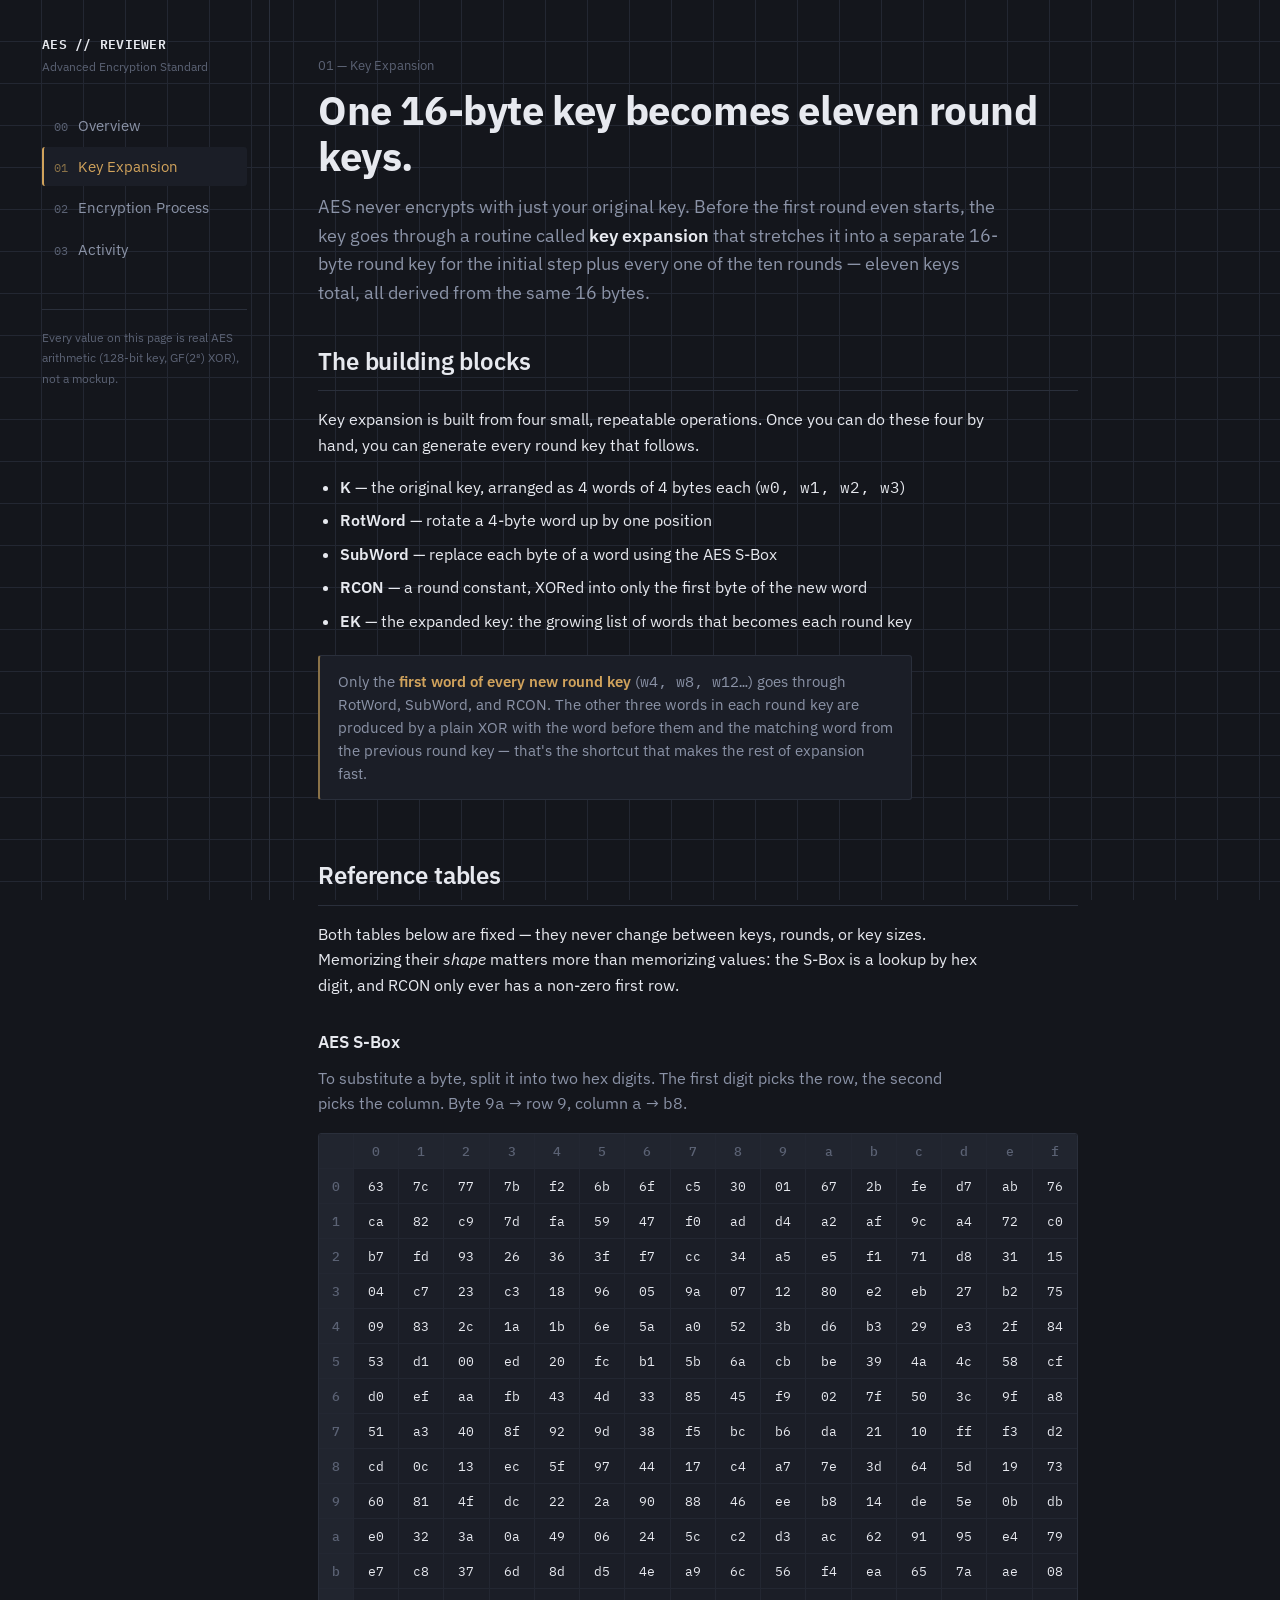
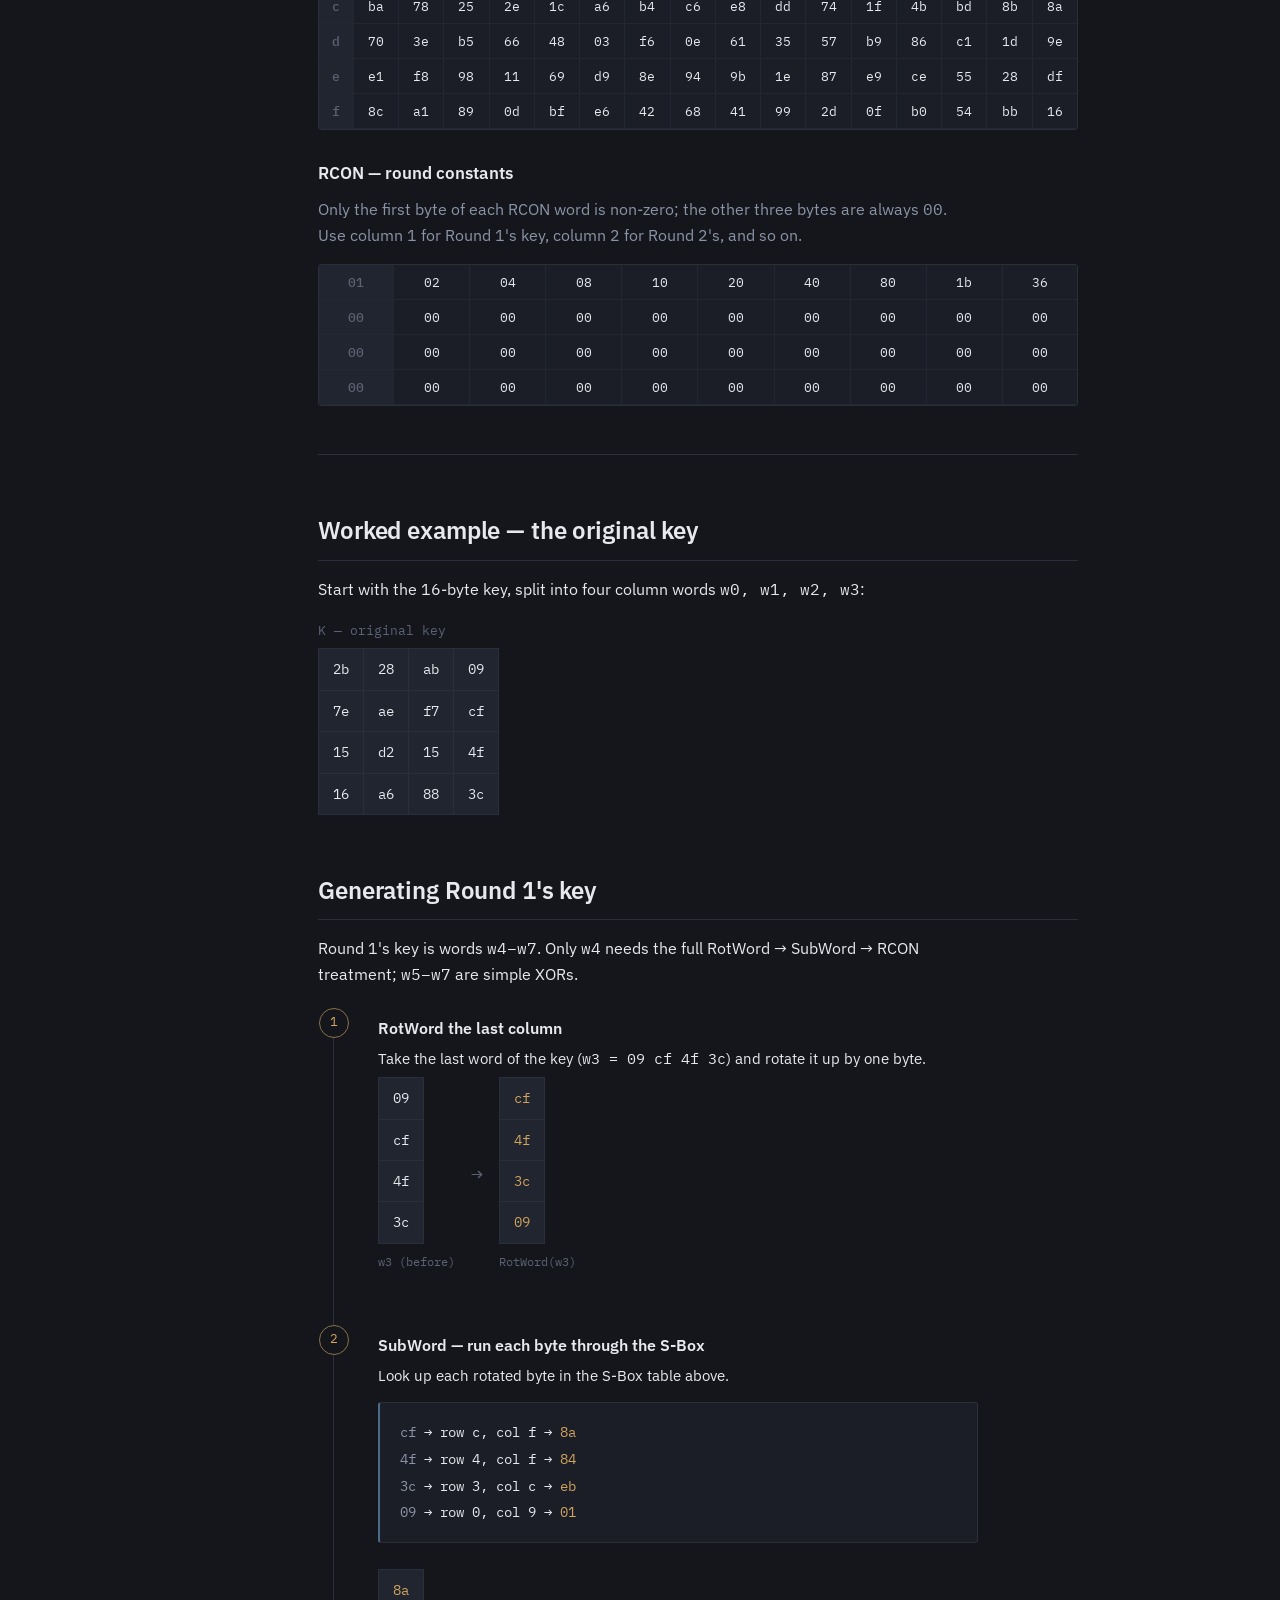
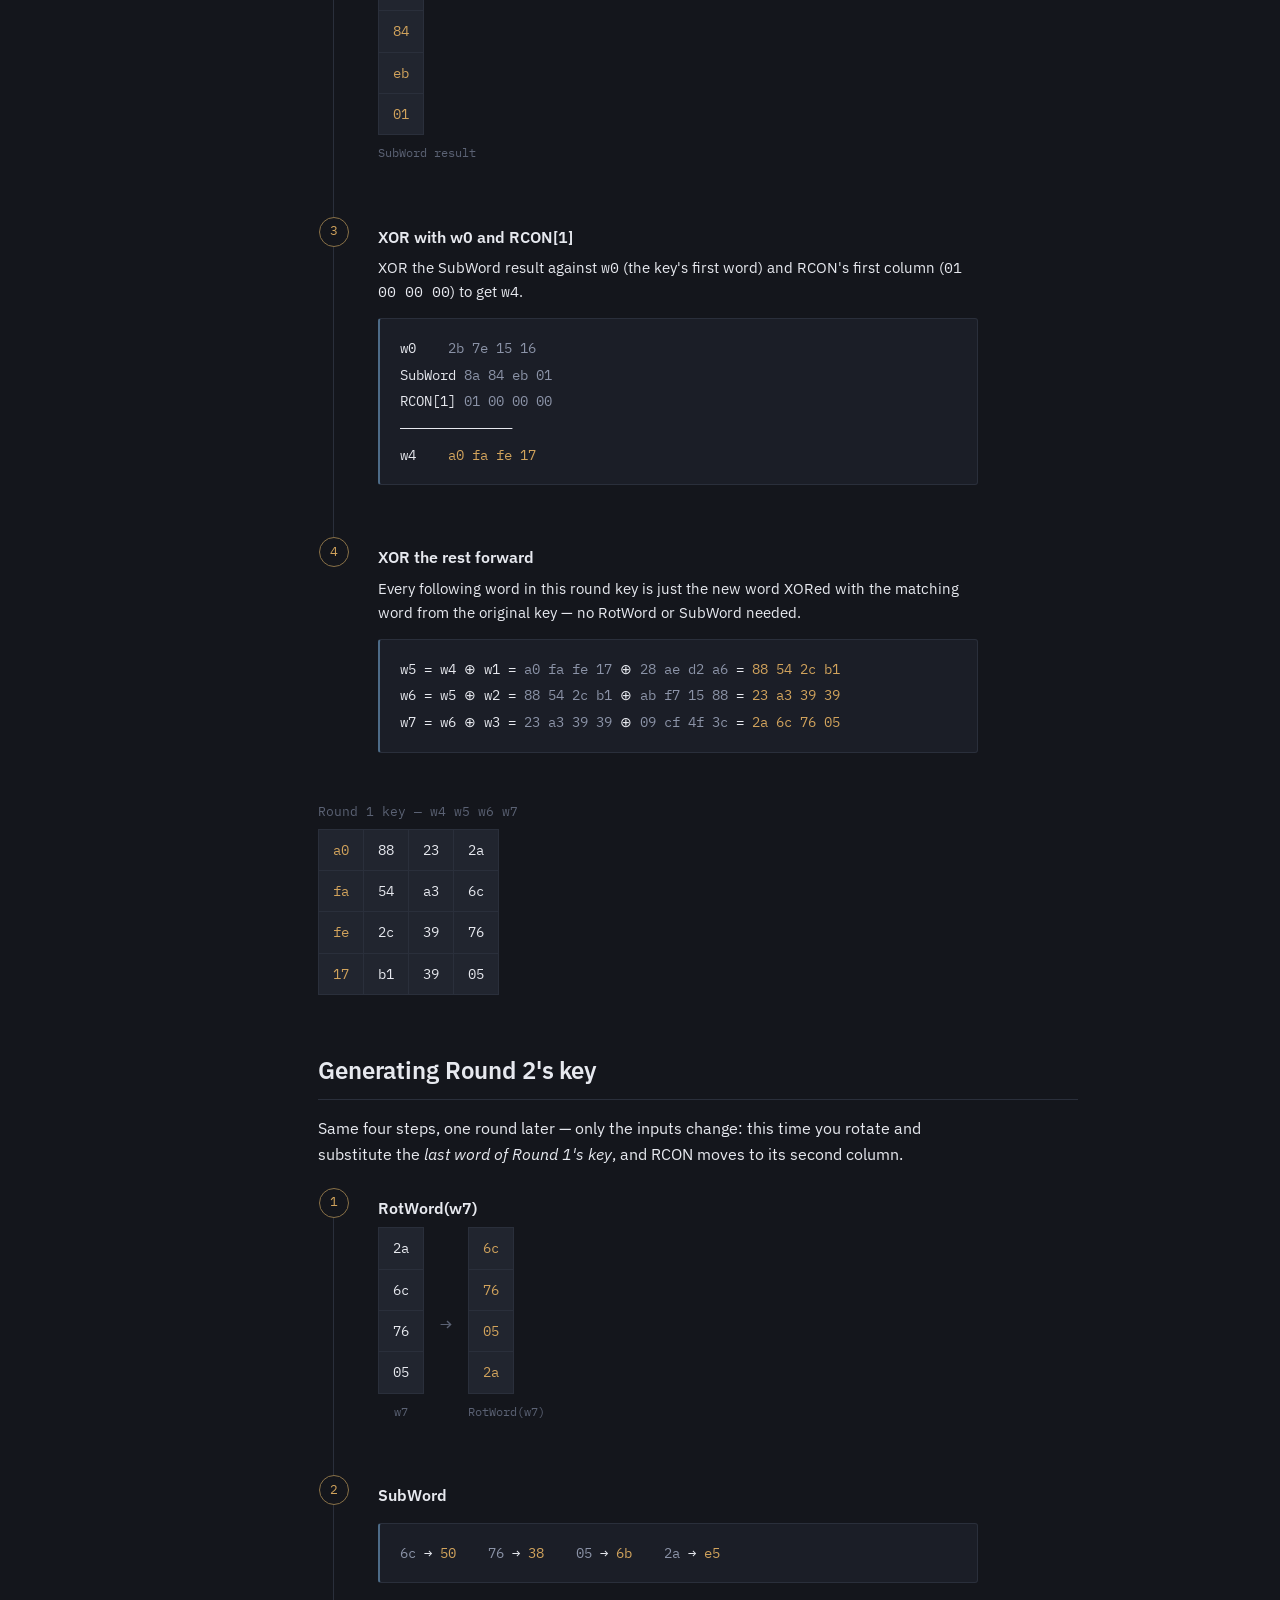
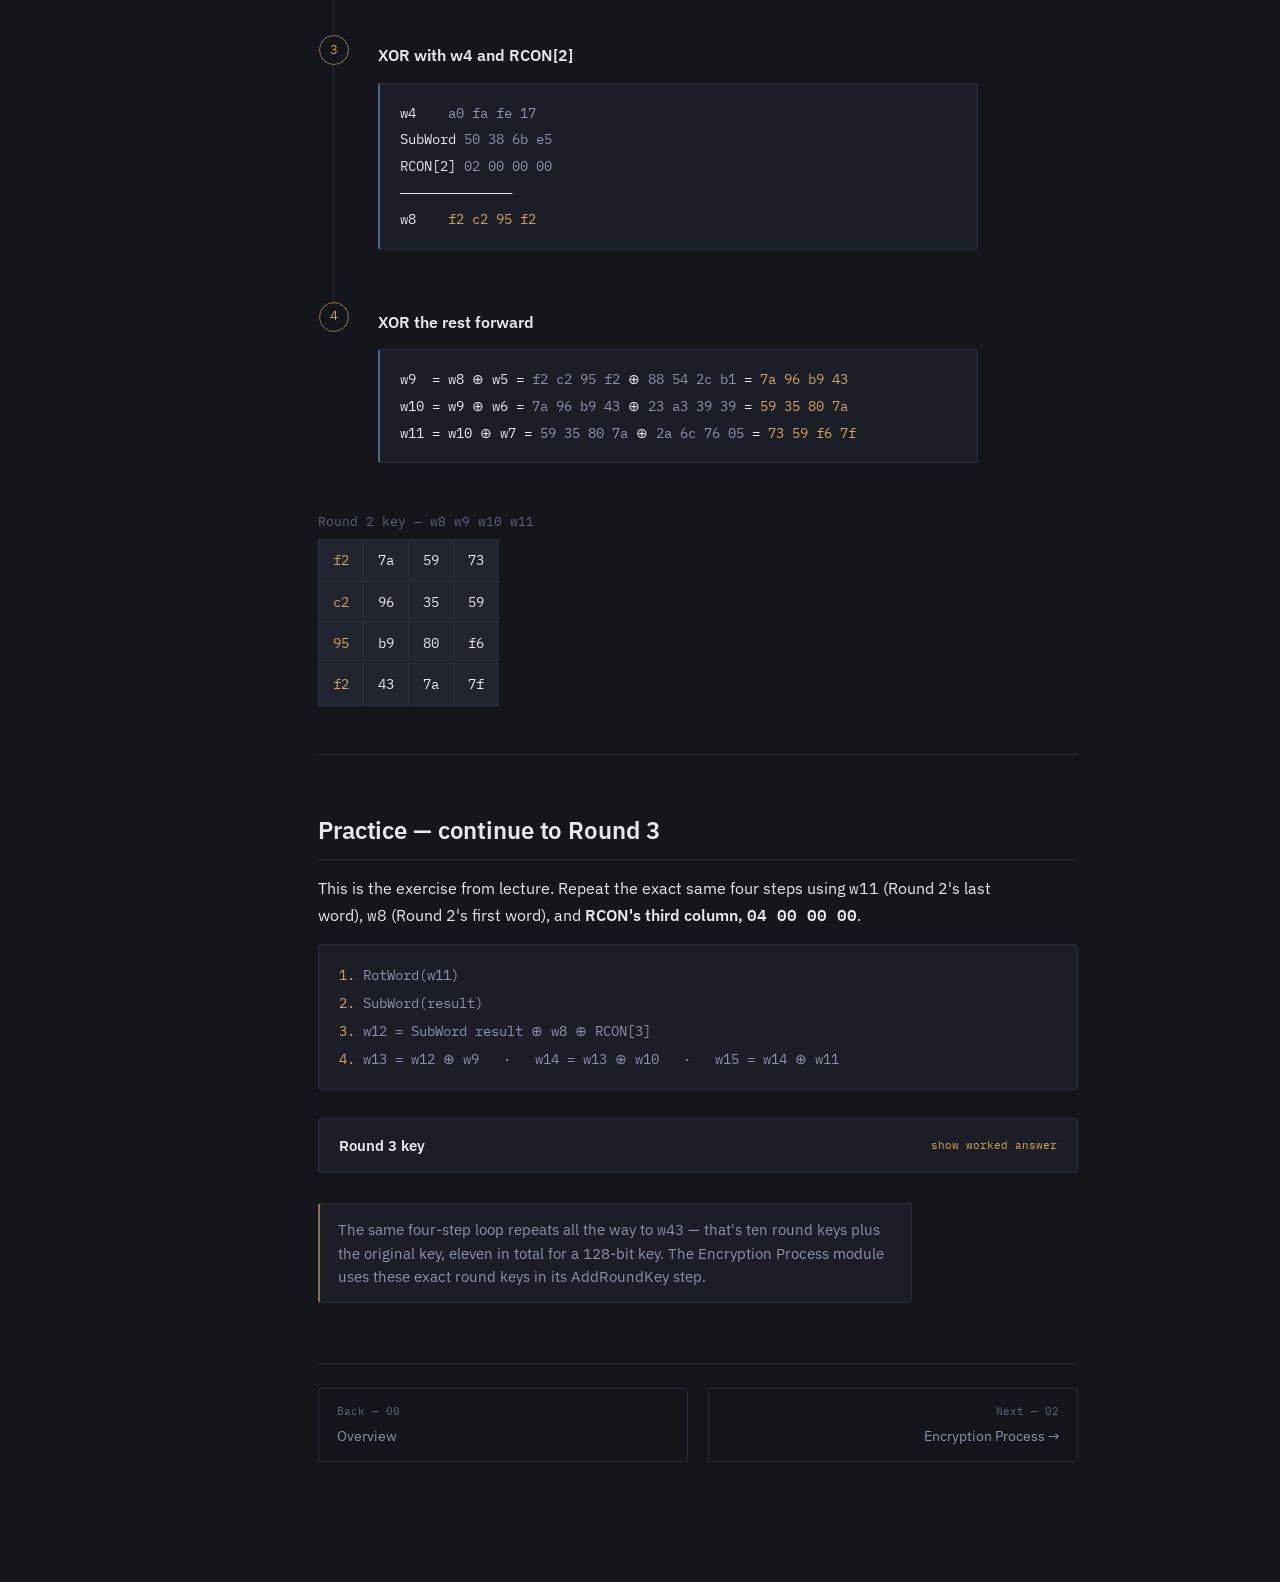
<file: key-expansion.html>
<!DOCTYPE html>
<html lang="en">
<head>
<meta charset="UTF-8">
<meta name="viewport" content="width=device-width, initial-scale=1.0">
<title>AES Reviewer — Key Expansion</title>
<link rel="stylesheet" href="styles.css">
</head>
<body>

<div class="shell">

  <aside class="sidebar">
    <span class="sidebar__mark">AES // REVIEWER</span>
    <span class="sidebar__sub">Advanced Encryption Standard</span>
    <nav aria-label="Modules">
      <ul>
        <li><a href="index.html"><span class="idx">00</span> Overview</a></li>
        <li><a href="key-expansion.html" class="active"><span class="idx">01</span> Key Expansion</a></li>
        <li><a href="encryption-process.html"><span class="idx">02</span> Encryption Process</a></li>
        <li><a href="activity.html"><span class="idx">03</span> Activity</a></li>
      </ul>
    </nav>
    <div class="sidebar__foot">
      Every value on this page is real AES arithmetic (128-bit key, GF(2⁸) XOR), not a mockup.
    </div>
  </aside>

  <main>
    <div class="prose">
      <p class="eyebrow-plain">01 — Key Expansion</p>
      <h1>One 16-byte key becomes eleven round keys.</h1>
      <p class="lede">AES never encrypts with just your original key. Before the first round even starts, the key goes through a routine called <strong>key expansion</strong> that stretches it into a separate 16-byte round key for the initial step plus every one of the ten rounds — eleven keys total, all derived from the same 16 bytes.</p>

      <h2>The building blocks</h2>
      <p>Key expansion is built from four small, repeatable operations. Once you can do these four by hand, you can generate every round key that follows.</p>
      <ul class="plain">
        <li><strong>K</strong> — the original key, arranged as 4 words of 4 bytes each (<code>w0, w1, w2, w3</code>)</li>
        <li><strong>RotWord</strong> — rotate a 4-byte word up by one position</li>
        <li><strong>SubWord</strong> — replace each byte of a word using the AES S-Box</li>
        <li><strong>RCON</strong> — a round constant, XORed into only the first byte of the new word</li>
        <li><strong>EK</strong> — the expanded key: the growing list of words that becomes each round key</li>
      </ul>

      <div class="note">Only the <strong>first word of every new round key</strong> (<code>w4, w8, w12…</code>) goes through RotWord, SubWord, and RCON. The other three words in each round key are produced by a plain XOR with the word before them and the matching word from the previous round key — that's the shortcut that makes the rest of expansion fast.</div>

      <h2>Reference tables</h2>
      <p>Both tables below are fixed — they never change between keys, rounds, or key sizes. Memorizing their <em>shape</em> matters more than memorizing values: the S-Box is a lookup by hex digit, and RCON only ever has a non-zero first row.</p>

      <h3>AES S-Box</h3>
      <p class="dim" style="max-width:66ch;">To substitute a byte, split it into two hex digits. The first digit picks the row, the second picks the column. Byte <code class="mono">9a</code> → row <code class="mono">9</code>, column <code class="mono">a</code> → <code class="mono">b8</code>.</p>
      <div class="tablewrap">
        <table class="hexref">
          <thead><tr><th></th><th>0</th><th>1</th><th>2</th><th>3</th><th>4</th><th>5</th><th>6</th><th>7</th><th>8</th><th>9</th><th>a</th><th>b</th><th>c</th><th>d</th><th>e</th><th>f</th></tr></thead>
          <tbody>
            <tr><th>0</th><td>63</td><td>7c</td><td>77</td><td>7b</td><td>f2</td><td>6b</td><td>6f</td><td>c5</td><td>30</td><td>01</td><td>67</td><td>2b</td><td>fe</td><td>d7</td><td>ab</td><td>76</td></tr>
            <tr><th>1</th><td>ca</td><td>82</td><td>c9</td><td>7d</td><td>fa</td><td>59</td><td>47</td><td>f0</td><td>ad</td><td>d4</td><td>a2</td><td>af</td><td>9c</td><td>a4</td><td>72</td><td>c0</td></tr>
            <tr><th>2</th><td>b7</td><td>fd</td><td>93</td><td>26</td><td>36</td><td>3f</td><td>f7</td><td>cc</td><td>34</td><td>a5</td><td>e5</td><td>f1</td><td>71</td><td>d8</td><td>31</td><td>15</td></tr>
            <tr><th>3</th><td>04</td><td>c7</td><td>23</td><td>c3</td><td>18</td><td>96</td><td>05</td><td>9a</td><td>07</td><td>12</td><td>80</td><td>e2</td><td>eb</td><td>27</td><td>b2</td><td>75</td></tr>
            <tr><th>4</th><td>09</td><td>83</td><td>2c</td><td>1a</td><td>1b</td><td>6e</td><td>5a</td><td>a0</td><td>52</td><td>3b</td><td>d6</td><td>b3</td><td>29</td><td>e3</td><td>2f</td><td>84</td></tr>
            <tr><th>5</th><td>53</td><td>d1</td><td>00</td><td>ed</td><td>20</td><td>fc</td><td>b1</td><td>5b</td><td>6a</td><td>cb</td><td>be</td><td>39</td><td>4a</td><td>4c</td><td>58</td><td>cf</td></tr>
            <tr><th>6</th><td>d0</td><td>ef</td><td>aa</td><td>fb</td><td>43</td><td>4d</td><td>33</td><td>85</td><td>45</td><td>f9</td><td>02</td><td>7f</td><td>50</td><td>3c</td><td>9f</td><td>a8</td></tr>
            <tr><th>7</th><td>51</td><td>a3</td><td>40</td><td>8f</td><td>92</td><td>9d</td><td>38</td><td>f5</td><td>bc</td><td>b6</td><td>da</td><td>21</td><td>10</td><td>ff</td><td>f3</td><td>d2</td></tr>
            <tr><th>8</th><td>cd</td><td>0c</td><td>13</td><td>ec</td><td>5f</td><td>97</td><td>44</td><td>17</td><td>c4</td><td>a7</td><td>7e</td><td>3d</td><td>64</td><td>5d</td><td>19</td><td>73</td></tr>
            <tr><th>9</th><td>60</td><td>81</td><td>4f</td><td>dc</td><td>22</td><td>2a</td><td>90</td><td>88</td><td>46</td><td>ee</td><td>b8</td><td>14</td><td>de</td><td>5e</td><td>0b</td><td>db</td></tr>
            <tr><th>a</th><td>e0</td><td>32</td><td>3a</td><td>0a</td><td>49</td><td>06</td><td>24</td><td>5c</td><td>c2</td><td>d3</td><td>ac</td><td>62</td><td>91</td><td>95</td><td>e4</td><td>79</td></tr>
            <tr><th>b</th><td>e7</td><td>c8</td><td>37</td><td>6d</td><td>8d</td><td>d5</td><td>4e</td><td>a9</td><td>6c</td><td>56</td><td>f4</td><td>ea</td><td>65</td><td>7a</td><td>ae</td><td>08</td></tr>
            <tr><th>c</th><td>ba</td><td>78</td><td>25</td><td>2e</td><td>1c</td><td>a6</td><td>b4</td><td>c6</td><td>e8</td><td>dd</td><td>74</td><td>1f</td><td>4b</td><td>bd</td><td>8b</td><td>8a</td></tr>
            <tr><th>d</th><td>70</td><td>3e</td><td>b5</td><td>66</td><td>48</td><td>03</td><td>f6</td><td>0e</td><td>61</td><td>35</td><td>57</td><td>b9</td><td>86</td><td>c1</td><td>1d</td><td>9e</td></tr>
            <tr><th>e</th><td>e1</td><td>f8</td><td>98</td><td>11</td><td>69</td><td>d9</td><td>8e</td><td>94</td><td>9b</td><td>1e</td><td>87</td><td>e9</td><td>ce</td><td>55</td><td>28</td><td>df</td></tr>
            <tr><th>f</th><td>8c</td><td>a1</td><td>89</td><td>0d</td><td>bf</td><td>e6</td><td>42</td><td>68</td><td>41</td><td>99</td><td>2d</td><td>0f</td><td>b0</td><td>54</td><td>bb</td><td>16</td></tr>
          </tbody>
        </table>
      </div>

      <h3>RCON — round constants</h3>
      <p class="dim" style="max-width:66ch;">Only the first byte of each RCON word is non-zero; the other three bytes are always <code class="mono">00</code>. Use column 1 for Round 1's key, column 2 for Round 2's, and so on.</p>
      <div class="tablewrap">
        <table class="hexref">
          <tbody>
            <tr><td>01</td><td>02</td><td>04</td><td>08</td><td>10</td><td>20</td><td>40</td><td>80</td><td>1b</td><td>36</td></tr>
            <tr><td>00</td><td>00</td><td>00</td><td>00</td><td>00</td><td>00</td><td>00</td><td>00</td><td>00</td><td>00</td></tr>
            <tr><td>00</td><td>00</td><td>00</td><td>00</td><td>00</td><td>00</td><td>00</td><td>00</td><td>00</td><td>00</td></tr>
            <tr><td>00</td><td>00</td><td>00</td><td>00</td><td>00</td><td>00</td><td>00</td><td>00</td><td>00</td><td>00</td></tr>
          </tbody>
        </table>
      </div>

      <hr class="rule">

      <h2>Worked example — the original key</h2>
      <p>Start with the 16-byte key, split into four column words <code class="mono">w0, w1, w2, w3</code>:</p>
      <div class="grid-block">
        <div class="grid-block__cap">K — original key</div>
        <div class="grid4">
          <div class="c">2b</div><div class="c">28</div><div class="c">ab</div><div class="c">09</div>
          <div class="c">7e</div><div class="c">ae</div><div class="c">f7</div><div class="c">cf</div>
          <div class="c">15</div><div class="c">d2</div><div class="c">15</div><div class="c">4f</div>
          <div class="c">16</div><div class="c">a6</div><div class="c">88</div><div class="c">3c</div>
        </div>
      </div>

      <h2>Generating Round 1's key</h2>
      <p>Round 1's key is words <code class="mono">w4–w7</code>. Only <code class="mono">w4</code> needs the full RotWord → SubWord → RCON treatment; <code class="mono">w5–w7</code> are simple XORs.</p>

      <div class="steps">
        <div class="step">
          <h4>RotWord the last column</h4>
          <p>Take the last word of the key (<code class="mono">w3 = 09 cf 4f 3c</code>) and rotate it up by one byte.</p>
          <div class="stage-row">
            <figure><div class="grid4 grid4--word"><div class="c">09</div><div class="c">cf</div><div class="c">4f</div><div class="c">3c</div></div><figcaption>w3 (before)</figcaption></figure>
            <div class="op">→</div>
            <figure><div class="grid4 grid4--word"><div class="c g">cf</div><div class="c g">4f</div><div class="c g">3c</div><div class="c g">09</div></div><figcaption>RotWord(w3)</figcaption></figure>
          </div>
        </div>

        <div class="step">
          <h4>SubWord — run each byte through the S-Box</h4>
          <p>Look up each rotated byte in the S-Box table above.</p>
          <div class="workblock">
<span class="l">cf</span> → row c, col f → <span class="res">8a</span><br>
<span class="l">4f</span> → row 4, col f → <span class="res">84</span><br>
<span class="l">3c</span> → row 3, col c → <span class="res">eb</span><br>
<span class="l">09</span> → row 0, col 9 → <span class="res">01</span>
          </div>
          <div class="stage-row">
            <figure><div class="grid4 grid4--word"><div class="c g">8a</div><div class="c g">84</div><div class="c g">eb</div><div class="c g">01</div></div><figcaption>SubWord result</figcaption></figure>
          </div>
        </div>

        <div class="step">
          <h4>XOR with w0 and RCON[1]</h4>
          <p>XOR the SubWord result against <code class="mono">w0</code> (the key's first word) and RCON's first column (<code class="mono">01 00 00 00</code>) to get <code class="mono">w4</code>.</p>
          <div class="workblock">
w0&nbsp;&nbsp;&nbsp;&nbsp;<span class="l">2b 7e 15 16</span><br>
SubWord&nbsp;<span class="l">8a 84 eb 01</span><br>
RCON[1]&nbsp;<span class="l">01 00 00 00</span><br>
——————————————<br>
w4&nbsp;&nbsp;&nbsp;&nbsp;<span class="res">a0 fa fe 17</span>
          </div>
        </div>

        <div class="step">
          <h4>XOR the rest forward</h4>
          <p>Every following word in this round key is just the new word XORed with the matching word from the original key — no RotWord or SubWord needed.</p>
          <div class="workblock">
w5 = w4 ⊕ w1 = <span class="l">a0 fa fe 17</span> ⊕ <span class="l">28 ae d2 a6</span> = <span class="res">88 54 2c b1</span><br>
w6 = w5 ⊕ w2 = <span class="l">88 54 2c b1</span> ⊕ <span class="l">ab f7 15 88</span> = <span class="res">23 a3 39 39</span><br>
w7 = w6 ⊕ w3 = <span class="l">23 a3 39 39</span> ⊕ <span class="l">09 cf 4f 3c</span> = <span class="res">2a 6c 76 05</span>
          </div>
        </div>
      </div>

      <div class="grid-block">
        <div class="grid-block__cap">Round 1 key — w4 w5 w6 w7</div>
        <div class="grid4">
          <div class="c g">a0</div><div class="c">88</div><div class="c">23</div><div class="c">2a</div>
          <div class="c g">fa</div><div class="c">54</div><div class="c">a3</div><div class="c">6c</div>
          <div class="c g">fe</div><div class="c">2c</div><div class="c">39</div><div class="c">76</div>
          <div class="c g">17</div><div class="c">b1</div><div class="c">39</div><div class="c">05</div>
        </div>
      </div>

      <h2>Generating Round 2's key</h2>
      <p>Same four steps, one round later — only the inputs change: this time you rotate and substitute the <em>last word of Round 1's key</em>, and RCON moves to its second column.</p>

      <div class="steps">
        <div class="step">
          <h4>RotWord(w7)</h4>
          <div class="stage-row">
            <figure><div class="grid4 grid4--word"><div class="c">2a</div><div class="c">6c</div><div class="c">76</div><div class="c">05</div></div><figcaption>w7</figcaption></figure>
            <div class="op">→</div>
            <figure><div class="grid4 grid4--word"><div class="c g">6c</div><div class="c g">76</div><div class="c g">05</div><div class="c g">2a</div></div><figcaption>RotWord(w7)</figcaption></figure>
          </div>
        </div>
        <div class="step">
          <h4>SubWord</h4>
          <div class="workblock">
<span class="l">6c</span> → <span class="res">50</span> &nbsp;&nbsp; <span class="l">76</span> → <span class="res">38</span> &nbsp;&nbsp; <span class="l">05</span> → <span class="res">6b</span> &nbsp;&nbsp; <span class="l">2a</span> → <span class="res">e5</span>
          </div>
        </div>
        <div class="step">
          <h4>XOR with w4 and RCON[2]</h4>
          <div class="workblock">
w4&nbsp;&nbsp;&nbsp;&nbsp;<span class="l">a0 fa fe 17</span><br>
SubWord&nbsp;<span class="l">50 38 6b e5</span><br>
RCON[2]&nbsp;<span class="l">02 00 00 00</span><br>
——————————————<br>
w8&nbsp;&nbsp;&nbsp;&nbsp;<span class="res">f2 c2 95 f2</span>
          </div>
        </div>
        <div class="step">
          <h4>XOR the rest forward</h4>
          <div class="workblock">
w9&nbsp; = w8 ⊕ w5 = <span class="l">f2 c2 95 f2</span> ⊕ <span class="l">88 54 2c b1</span> = <span class="res">7a 96 b9 43</span><br>
w10 = w9 ⊕ w6 = <span class="l">7a 96 b9 43</span> ⊕ <span class="l">23 a3 39 39</span> = <span class="res">59 35 80 7a</span><br>
w11 = w10 ⊕ w7 = <span class="l">59 35 80 7a</span> ⊕ <span class="l">2a 6c 76 05</span> = <span class="res">73 59 f6 7f</span>
          </div>
        </div>
      </div>

      <div class="grid-block">
        <div class="grid-block__cap">Round 2 key — w8 w9 w10 w11</div>
        <div class="grid4">
          <div class="c g">f2</div><div class="c">7a</div><div class="c">59</div><div class="c">73</div>
          <div class="c g">c2</div><div class="c">96</div><div class="c">35</div><div class="c">59</div>
          <div class="c g">95</div><div class="c">b9</div><div class="c">80</div><div class="c">f6</div>
          <div class="c g">f2</div><div class="c">43</div><div class="c">7a</div><div class="c">7f</div>
        </div>
      </div>

      <hr class="rule">

      <h2>Practice — continue to Round 3</h2>
      <p>This is the exercise from lecture. Repeat the exact same four steps using <code class="mono">w11</code> (Round 2's last word), <code class="mono">w8</code> (Round 2's first word), and <strong>RCON's third column, <code class="mono">04 00 00 00</code></strong>.</p>
      <div class="formula-list">
<span class="b">1.</span> RotWord(w11)<br>
<span class="b">2.</span> SubWord(result)<br>
<span class="b">3.</span> w12 = SubWord result ⊕ w8 ⊕ RCON[3]<br>
<span class="b">4.</span> w13 = w12 ⊕ w9 &nbsp; · &nbsp; w14 = w13 ⊕ w10 &nbsp; · &nbsp; w15 = w14 ⊕ w11
      </div>

      <details class="practice">
        <summary>Round 3 key</summary>
        <div class="practice-body">
          <div class="workblock">
RotWord(w11)&nbsp;&nbsp;<span class="l">73 59 f6 7f</span> → <span class="res">59 f6 7f 73</span><br>
SubWord&nbsp;&nbsp;&nbsp;&nbsp;&nbsp;&nbsp;&nbsp;&nbsp;<span class="l">59 → cb, f6 → 42, 7f → d2, 73 → 8f</span><br>
w12 = <span class="l">cb 42 d2 8f</span> ⊕ <span class="l">f2 c2 95 f2</span> ⊕ <span class="l">04 00 00 00</span> = <span class="res">3d 80 47 7d</span><br>
w13 = w12 ⊕ w9&nbsp; = <span class="res">47 16 fe 3e</span><br>
w14 = w13 ⊕ w10 = <span class="res">1e 23 7e 44</span><br>
w15 = w14 ⊕ w11 = <span class="res">6d 7a 88 3b</span>
          </div>
          <div class="grid-block" style="margin-bottom:0;">
            <div class="grid-block__cap">Round 3 key — w12 w13 w14 w15</div>
            <div class="grid4">
              <div class="c g">3d</div><div class="c">47</div><div class="c">1e</div><div class="c">6d</div>
              <div class="c g">80</div><div class="c">16</div><div class="c">23</div><div class="c">7a</div>
              <div class="c g">47</div><div class="c">fe</div><div class="c">7e</div><div class="c">88</div>
              <div class="c g">7d</div><div class="c">3e</div><div class="c">44</div><div class="c">3b</div>
            </div>
          </div>
        </div>
      </details>

      <div class="note">The same four-step loop repeats all the way to <code class="mono">w43</code> — that's ten round keys plus the original key, eleven in total for a 128-bit key. The Encryption Process module uses these exact round keys in its AddRoundKey step.</div>

      <div class="page-nav">
        <a href="index.html"><span class="lbl">Back — 00</span>Overview</a>
        <a class="next" href="encryption-process.html"><span class="lbl">Next — 02</span>Encryption Process →</a>
      </div>
    </div>
  </main>
</div>

</body>
</html>
</file>
<file: styles.css>
/* ============================================================
   AES Reviewer — shared stylesheet
   Theme: dark "cipher register" — treats byte grids as the
   literal visual subject matter instead of decoration.
   ============================================================ */

@import url('https://fonts.googleapis.com/css2?family=IBM+Plex+Sans:wght@400;500;600;700&family=IBM+Plex+Mono:wght@400;500;600;700&display=swap');

:root{
  --bg: #14161c;
  --surface: #1b1e27;
  --surface-2: #21252f;
  --border: #2a2f3b;
  --border-soft: #232732;
  --text: #e7e9ef;
  --text-dim: #8b93a7;
  --text-faint: #5b6274;
  --gold: #d1a35c;
  --gold-dim: #8a7248;
  --blue: #7ea3c9;
  --blue-dim: #4d6b87;
  --red: #c97b6a;
  --radius: 3px;
  --content-width: 760px;
  --sidebar-width: 250px;
}

*, *::before, *::after{ box-sizing: border-box; }

html{ scroll-behavior: smooth; }

body{
  margin: 0;
  background: var(--bg);
  color: var(--text);
  font-family: 'IBM Plex Sans', system-ui, sans-serif;
  font-size: 16px;
  line-height: 1.6;
  -webkit-font-smoothing: antialiased;
}

/* Subtle graph-paper texture on the base background */
body{
  background-image:
    linear-gradient(var(--border-soft) 1px, transparent 1px),
    linear-gradient(90deg, var(--border-soft) 1px, transparent 1px);
  background-size: 42px 42px;
  background-position: -1px -1px;
  background-attachment: fixed;
}

a{ color: var(--gold); text-decoration: none; }
a:hover{ text-decoration: underline; }
a:focus-visible, button:focus-visible, summary:focus-visible{
  outline: 2px solid var(--gold);
  outline-offset: 3px;
}

code, .mono{ font-family: 'IBM Plex Mono', monospace; }

/* ---------- layout shell ---------- */

.shell{
  display: flex;
  min-height: 100vh;
  max-width: 1240px;
  margin: 0 auto;
}

.sidebar{
  flex: 0 0 var(--sidebar-width);
  padding: 34px 22px;
  border-right: 1px solid var(--border);
  position: sticky;
  top: 0;
  align-self: flex-start;
  height: 100vh;
  overflow-y: auto;
}

.sidebar__mark{
  display: block;
  font-family: 'IBM Plex Mono', monospace;
  font-weight: 600;
  font-size: 13px;
  letter-spacing: 0.02em;
  color: var(--text);
  margin-bottom: 2px;
}
.sidebar__sub{
  display: block;
  font-size: 12px;
  color: var(--text-faint);
  margin-bottom: 30px;
}

.sidebar nav ul{
  list-style: none;
  margin: 0;
  padding: 0;
}
.sidebar nav li{ margin-bottom: 2px; }
.sidebar nav a{
  display: flex;
  align-items: baseline;
  gap: 10px;
  color: var(--text-dim);
  font-size: 14.5px;
  padding: 8px 10px;
  border-radius: var(--radius);
  border-left: 2px solid transparent;
}
.sidebar nav a .idx{
  font-family: 'IBM Plex Mono', monospace;
  font-size: 12px;
  color: var(--text-faint);
}
.sidebar nav a:hover{
  color: var(--text);
  text-decoration: none;
  background: var(--surface);
}
.sidebar nav a.active{
  color: var(--gold);
  border-left-color: var(--gold);
  background: var(--surface);
}
.sidebar nav a.active .idx{ color: var(--gold-dim); }

.sidebar__foot{
  margin-top: 40px;
  padding-top: 18px;
  border-top: 1px solid var(--border);
  font-size: 12px;
  color: var(--text-faint);
  line-height: 1.7;
}

main{
  flex: 1;
  min-width: 0;
  padding: 56px 48px 120px;
}

.prose{ max-width: var(--content-width); }
.wide{ max-width: 100%; }

/* ---------- typography ---------- */

.eyebrow-plain{
  font-size: 13px;
  color: var(--text-faint);
  margin: 0 0 10px;
}

h1{
  font-size: clamp(28px, 4vw, 40px);
  line-height: 1.15;
  margin: 0 0 14px;
  font-weight: 700;
  letter-spacing: -0.01em;
}
h2{
  font-size: 24px;
  margin: 56px 0 16px;
  font-weight: 600;
  letter-spacing: -0.005em;
  padding-bottom: 10px;
  border-bottom: 1px solid var(--border);
}
h2:first-of-type{ margin-top: 8px; }
h3{
  font-size: 17px;
  margin: 30px 0 10px;
  font-weight: 600;
  color: var(--text);
}
p{ margin: 0 0 16px; color: var(--text); max-width: 68ch; }
.lede{
  font-size: 18px;
  color: var(--text-dim);
  max-width: 62ch;
  margin-bottom: 34px;
}
ul.plain, ol.plain{ padding-left: 22px; margin: 0 0 16px; max-width: 66ch; }
ul.plain li, ol.plain li{ margin-bottom: 8px; }
strong{ color: var(--text); font-weight: 600; }
.dim{ color: var(--text-dim); }

hr.rule{
  border: none;
  border-top: 1px solid var(--border);
  margin: 48px 0;
}

/* ---------- home hero ---------- */

.hero{
  display: grid;
  grid-template-columns: 1.1fr 0.9fr;
  gap: 48px;
  align-items: center;
  padding: 10px 0 20px;
}
@media (max-width: 900px){
  .hero{ grid-template-columns: 1fr; }
}

.hero h1{ margin-bottom: 18px; }

.hero-grid{
  border: 1px solid var(--border);
  background: var(--surface);
  padding: 20px;
  border-radius: var(--radius);
}
.hero-grid__label{
  font-family: 'IBM Plex Mono', monospace;
  font-size: 12px;
  color: var(--text-faint);
  margin-bottom: 12px;
}
.state16{
  display: grid;
  grid-template-columns: repeat(4, 1fr);
  gap: 1px;
  background: var(--border);
  border: 1px solid var(--border);
}
.state16 .cell{
  background: var(--surface-2);
  font-family: 'IBM Plex Mono', monospace;
  font-size: 15px;
  color: var(--gold);
  text-align: center;
  padding: 14px 0;
  transition: background 0.15s ease, color 0.15s ease;
}
.state16 .cell:hover{ background: var(--gold-dim); color: var(--bg); }

.module-cards{
  display: grid;
  grid-template-columns: 1fr 1fr;
  gap: 18px;
  margin-top: 10px;
}
@media (max-width: 640px){ .module-cards{ grid-template-columns: 1fr; } }

.mcard{
  display: block;
  border: 1px solid var(--border);
  padding: 22px;
  border-radius: var(--radius);
  color: var(--text);
}
.mcard:hover{
  text-decoration: none;
  border-color: var(--gold-dim);
  background: var(--surface);
}
.mcard__num{
  font-family: 'IBM Plex Mono', monospace;
  font-size: 12px;
  color: var(--gold);
  margin-bottom: 10px;
}
.mcard__title{ font-size: 19px; font-weight: 600; margin-bottom: 8px; }
.mcard__desc{ font-size: 14px; color: var(--text-dim); margin-bottom: 0; }

.fact-row{
  display: flex;
  flex-wrap: wrap;
  gap: 28px;
  margin: 34px 0 10px;
  padding: 20px 0;
  border-top: 1px solid var(--border);
  border-bottom: 1px solid var(--border);
}
.fact{ min-width: 130px; }
.fact__num{
  font-family: 'IBM Plex Mono', monospace;
  font-size: 22px;
  color: var(--gold);
}
.fact__label{ font-size: 12.5px; color: var(--text-faint); margin-top: 2px; }

/* ---------- step sequence ---------- */

.steps{ counter-reset: step; margin: 20px 0 8px; max-width: 66ch; }
.step{
  position: relative;
  padding: 4px 0 26px 44px;
  border-left: 1px solid var(--border);
  margin-left: 15px;
}
.step:last-child{ border-left-color: transparent; padding-bottom: 4px; }
.step::before{
  counter-increment: step;
  content: counter(step);
  position: absolute;
  left: -15px;
  top: 0;
  width: 30px;
  height: 30px;
  border-radius: 50%;
  border: 1px solid var(--gold-dim);
  background: var(--bg);
  color: var(--gold);
  font-family: 'IBM Plex Mono', monospace;
  font-size: 13px;
  display: flex;
  align-items: center;
  justify-content: center;
}
.step h4{
  margin: 4px 0 6px;
  font-size: 16px;
  font-weight: 600;
  color: var(--text);
}
.step p{ margin-bottom: 6px; font-size: 15px; }

/* ---------- byte grid / state matrix ---------- */

.grid-block{
  margin: 18px 0 30px;
}
.grid-block__cap{
  font-family: 'IBM Plex Mono', monospace;
  font-size: 12.5px;
  color: var(--text-faint);
  margin-bottom: 8px;
}
.grid4{
  display: inline-grid;
  grid-template-columns: repeat(4, 44px);
  gap: 1px;
  background: var(--border);
  border: 1px solid var(--border);
  vertical-align: middle;
}
.grid4.grid4--word{ grid-template-columns: 44px; }
.grid4 .c{
  background: var(--surface-2);
  font-family: 'IBM Plex Mono', monospace;
  font-size: 14px;
  text-align: center;
  padding: 9px 0;
  color: var(--text);
}
.grid4 .c.g{ color: var(--gold); }
.grid4 .c.b{ color: var(--blue); }
.grid4 .c.r{ color: var(--red); }

.stage-row{
  display: flex;
  flex-wrap: wrap;
  align-items: center;
  gap: 16px;
  margin: 6px 0 28px;
}
.stage-row .op{
  font-family: 'IBM Plex Mono', monospace;
  color: var(--text-faint);
  font-size: 20px;
}
.stage-row figure{ margin: 0; }
.stage-row figcaption{
  font-family: 'IBM Plex Mono', monospace;
  font-size: 12px;
  color: var(--text-faint);
  margin-top: 8px;
  text-align: center;
}

/* horizontal 16-byte strip, used for plaintext/key/output lines */
.bytestrip{
  display: flex;
  flex-wrap: wrap;
  gap: 1px;
  background: var(--border);
  border: 1px solid var(--border);
  width: max-content;
  max-width: 100%;
}
.bytestrip .c{
  background: var(--surface-2);
  font-family: 'IBM Plex Mono', monospace;
  font-size: 13.5px;
  padding: 8px 10px;
  color: var(--text);
}
.bytestrip .c.g{ color: var(--gold); }

/* ---------- worked-math block ---------- */

.workblock{
  background: var(--surface);
  border: 1px solid var(--border);
  border-left: 2px solid var(--blue-dim);
  padding: 16px 20px;
  border-radius: var(--radius);
  margin: 14px 0 26px;
  font-family: 'IBM Plex Mono', monospace;
  font-size: 14px;
  line-height: 1.9;
  overflow-x: auto;
}
.workblock .l{ color: var(--text-dim); }
.workblock .res{ color: var(--gold); }

/* ---------- s-box / rcon tables ---------- */

.tablewrap{
  overflow-x: auto;
  margin: 10px 0 30px;
  border: 1px solid var(--border);
  border-radius: var(--radius);
}
table.hexref{
  border-collapse: collapse;
  font-family: 'IBM Plex Mono', monospace;
  font-size: 12.5px;
  width: 100%;
}
table.hexref th, table.hexref td{
  padding: 7px 9px;
  text-align: center;
  border-bottom: 1px solid var(--border-soft);
  border-right: 1px solid var(--border-soft);
  white-space: nowrap;
}
table.hexref th{
  background: var(--surface-2);
  color: var(--text-faint);
  font-weight: 500;
}
table.hexref td{ background: var(--surface); color: var(--text); }
table.hexref tr td:first-child, table.hexref tr th:first-child{
  background: var(--surface-2);
  color: var(--text-faint);
  font-weight: 500;
}
table.hexref td:last-child, table.hexref th:last-child{ border-right: none; }

/* ---------- callouts ---------- */

.note{
  border: 1px solid var(--border);
  border-left: 2px solid var(--gold-dim);
  background: var(--surface);
  padding: 14px 18px;
  border-radius: var(--radius);
  margin: 20px 0 28px;
  font-size: 14.5px;
  color: var(--text-dim);
  max-width: 66ch;
}
.note strong{ color: var(--gold); }

/* ---------- practice / reveal ---------- */

details.practice{
  border: 1px solid var(--border);
  border-radius: var(--radius);
  margin: 20px 0 30px;
  background: var(--surface);
}
details.practice summary{
  cursor: pointer;
  padding: 15px 20px;
  font-weight: 600;
  font-size: 14.5px;
  color: var(--text);
  list-style: none;
  display: flex;
  align-items: center;
  justify-content: space-between;
}
details.practice summary::-webkit-details-marker{ display: none; }
details.practice summary::after{
  content: "show worked answer";
  font-family: 'IBM Plex Mono', monospace;
  font-size: 11px;
  color: var(--gold);
  font-weight: 400;
  text-transform: none;
}
details.practice[open] summary::after{ content: "hide worked answer"; }
details.practice .practice-body{
  padding: 4px 20px 22px;
  border-top: 1px solid var(--border);
}

/* ---------- formula list ---------- */

.formula-list{
  font-family: 'IBM Plex Mono', monospace;
  font-size: 14px;
  background: var(--surface);
  border: 1px solid var(--border);
  border-radius: var(--radius);
  padding: 16px 20px;
  margin: 14px 0 28px;
  line-height: 2;
  color: var(--text-dim);
  overflow-x: auto;
}
.formula-list .b{ color: var(--gold); }

/* ---------- footer nav between pages ---------- */

.page-nav{
  display: flex;
  justify-content: space-between;
  gap: 20px;
  margin-top: 60px;
  padding-top: 24px;
  border-top: 1px solid var(--border);
}
.page-nav a{
  border: 1px solid var(--border);
  padding: 14px 18px;
  border-radius: var(--radius);
  color: var(--text-dim);
  font-size: 14px;
  flex: 1;
}
.page-nav a:hover{ border-color: var(--gold-dim); color: var(--text); text-decoration: none; }
.page-nav a.next{ text-align: right; }
.page-nav a span.lbl{
  display: block;
  font-family: 'IBM Plex Mono', monospace;
  font-size: 11px;
  color: var(--text-faint);
  margin-bottom: 4px;
}

/* ---------- mobile ---------- */

@media (max-width: 860px){
  .shell{ flex-direction: column; }
  .sidebar{
    position: relative;
    height: auto;
    width: 100%;
    border-right: none;
    border-bottom: 1px solid var(--border);
    padding: 22px 20px;
  }
  .sidebar nav ul{ display: flex; flex-wrap: wrap; gap: 4px; }
  .sidebar__foot{ display: none; }
  main{ padding: 36px 20px 80px; }
  .grid4{ grid-template-columns: repeat(4, 38px); }
  .grid4 .c{ font-size: 12.5px; padding: 7px 0; }
}

@media (prefers-reduced-motion: reduce){
  html{ scroll-behavior: auto; }
  *{ transition: none !important; }
}
</file>
